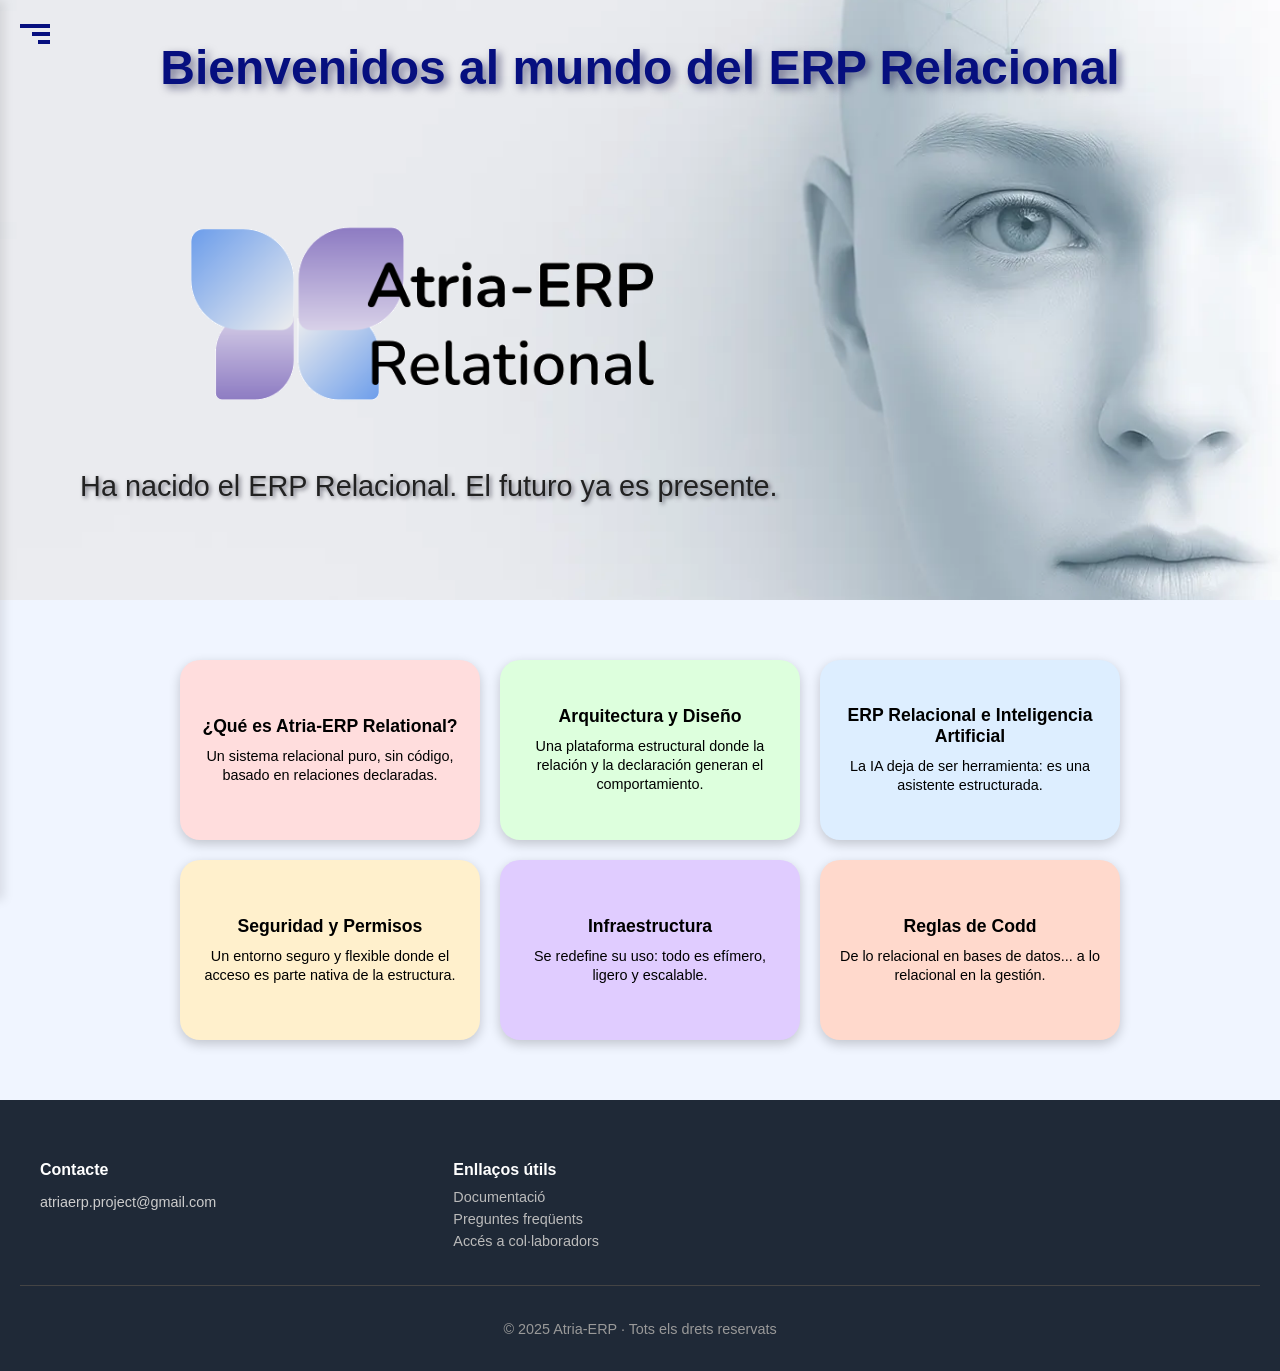
<file: Index.html>
<!DOCTYPE html>
<html lang="es">
<head>
  <meta charset="UTF-8">
  <title>Atria-ERP</title>
  <link href="https://cdn.jsdelivr.net/npm/bootstrap-icons@1.10.5/font/bootstrap-icons.css" rel="stylesheet">
  <link rel="stylesheet" href="menu.css">
  <style>
    * {
      box-sizing: border-box;
    }

    html, body {
      margin: 0;
      overflow-x: hidden;
      font-family: sans-serif;
    }

    .hero {
      width: 100%;
      height: 600px;
      background: url("img/Fons_Banner01.webp") no-repeat center center;
      background-size: cover;
      display: flex;
      flex-direction: column;
      justify-content: center;
      align-items: flex-start;
      position: relative;
      padding-left: 5%;
    }

    .hero h1 {
      position: absolute;
      top: 40px;
      white-space: nowrap;
      text-shadow: 4px 4px 8px rgba(0, 0, 56, 0.5);
      left: 50%;
      transform: translateX(-50%);
      text-align: center;
      font-size: 3rem;
      margin: 0;
      color: #060F7f;
    }

    .contenidor {
      width: 60%;
      margin-top: 150px;
      display: flex;
      flex-direction: column;
      align-items: center;
      text-align: center;
    }

    .contenidor img {
      max-width: 500px;
      height: auto;
      margin-bottom: 30px;
    }

    .contenidor p {
      font-size: 1.8rem;
      color: #222;
      text-shadow: 2px 2px 4px rgba(0, 0, 20, 0.5);
    }

    .fons-seccio {
      background-color: #F0F5FF;
      padding: 60px 0;
      width: 100%;
    }

    .quadricula {
      display: grid;
      grid-template-columns: repeat(3, 1fr);
      max-width: 960px;
      width: 100%;
      margin: 0 auto;
      gap: 20px;
      padding: 0 20px;
    }

	.cuadro {
	  width: 300px;
	  height: 180px;
	  display: flex;
	  flex-direction: column;
	  justify-content: center;
	  align-items: center;
	  text-align: center;
	  border-radius: 20px;
	  box-shadow: 0 4px 12px rgba(0, 0, 0, 0.2);
	  font-size: 1.3rem;
	  font-weight: bold;
	  padding: 20px;
	}


    .titol {
      font-size: 1.1rem;
      font-weight: bold;
      margin-bottom: 10px;
    }

    .explicacio {
      font-size: 0.9rem;
      font-weight: normal;
      line-height: 1.3;
    }

    .peu {
      background-color: #1f2937;
      color: #ccc;
      padding: 40px 20px 20px;
      font-size: 0.9rem;
    }

    .peu-contingut {
      display: flex;
      justify-content: space-around;
      flex-wrap: wrap;
      max-width: 1200px;
      margin: 0 auto;
      gap: 40px;
    }

    .peu-col {
      min-width: 180px;
      flex: 1;
    }

    .peu-col h4 {
      color: #fff;
      margin-bottom: 10px;
      font-size: 1rem;
    }

    .peu-col a {
      display: block;
      color: #bbb;
      text-decoration: none;
      margin: 6px 0;
    }

    .peu-col a:hover {
      color: #fff;
      text-decoration: underline;
    }

    .peu-bottom {
      text-align: center;
      margin-top: 30px;
      border-top: 1px solid #444;
      padding-top: 20px;
      color: #999;
    }

    .contenidor-general {
      transition: transform 0.3s ease;
    }
  </style>
</head>
<body>
  <div class="menu-toggle" onclick="toggleMenu()">
    <div class="barra barra1"></div>
    <div class="barra barra2"></div>
    <div class="barra barra3"></div>
  </div>

  <div id="menu-container"></div>
  
  <div class="contenidor-general" id="contenidorGeneral">
    <section class="hero">
      <h1>Bienvenidos al mundo del ERP Relacional</h1>
      <div class="contenidor">
        <img src="img/logo.png" alt="Logo Atria-ERP">
        <p>Ha nacido el ERP Relacional. El futuro ya es presente.</p>
      </div>
    </section>

<section class="fons-seccio">
  <div class="quadricula">
    <div class="cuadro" style="background-color: #ffdddd;">
      <a href="qpag01.html" style="text-decoration: none; color: inherit;">
        <div class="titol">¿Qué es Atria-ERP Relational?</div>
        <div class="explicacio">Un sistema relacional puro, sin código, basado en relaciones declaradas.</div>
      </a>
    </div>
    <div class="cuadro" style="background-color: #ddffdd;">
      <a href="qpag02.html" style="text-decoration: none; color: inherit;">
        <div class="titol">Arquitectura y Diseño</div>
        <div class="explicacio">Una plataforma estructural donde la relación y la declaración generan el comportamiento.</div>
      </a>
    </div>
    <div class="cuadro" style="background-color: #ddeeff;">
      <a href="qpag03.html" style="text-decoration: none; color: inherit;">
        <div class="titol">ERP Relacional e Inteligencia Artificial</div>
        <div class="explicacio">La IA deja de ser herramienta: es una asistente estructurada.</div>
      </a>
    </div>
    <div class="cuadro" style="background-color: #fff0cc;">
      <a href="qpag04.html" style="text-decoration: none; color: inherit;">
        <div class="titol">Seguridad y Permisos</div>
        <div class="explicacio">Un entorno seguro y flexible donde el acceso es parte nativa de la estructura.</div>
      </a>
    </div>
    <div class="cuadro" style="background-color: #e0ccff;">
      <a href="qpag05.html" style="text-decoration: none; color: inherit;">
        <div class="titol">Infraestructura</div>
        <div class="explicacio">Se redefine su uso: todo es efímero, ligero y escalable.</div>
      </a>
    </div>
    <div class="cuadro" style="background-color: #ffd9cc;">
      <a href="qpag07.html" style="text-decoration: none; color: inherit;">
        <div class="titol">Reglas de Codd</div>
        <div class="explicacio">De lo relacional en bases de datos... a lo relacional en la gestión.</div>
      </a>
    </div>
  </div>
</section>


    <footer class="peu">
      <div class="peu-contingut">
        <div class="peu-col">
          <h4>Contacte</h4>
          <p>atriaerp.project@gmail.com</p>
         
        </div>
        <div class="peu-col">
          <h4>Enllaços útils</h4>
          <a href="#">Documentació</a>
          <a href="#">Preguntes freqüents</a>
          <a href="#">Accés a col·laboradors</a>
        </div>
        <div class="peu-col">
        </div>
      </div>
      <div class="peu-bottom">
        <p>&copy; 2025 Atria-ERP · Tots els drets reservats</p>
      </div>
    </footer>
  </div>

 <script src="menu.js"></script>
</body>
</html>
</file>
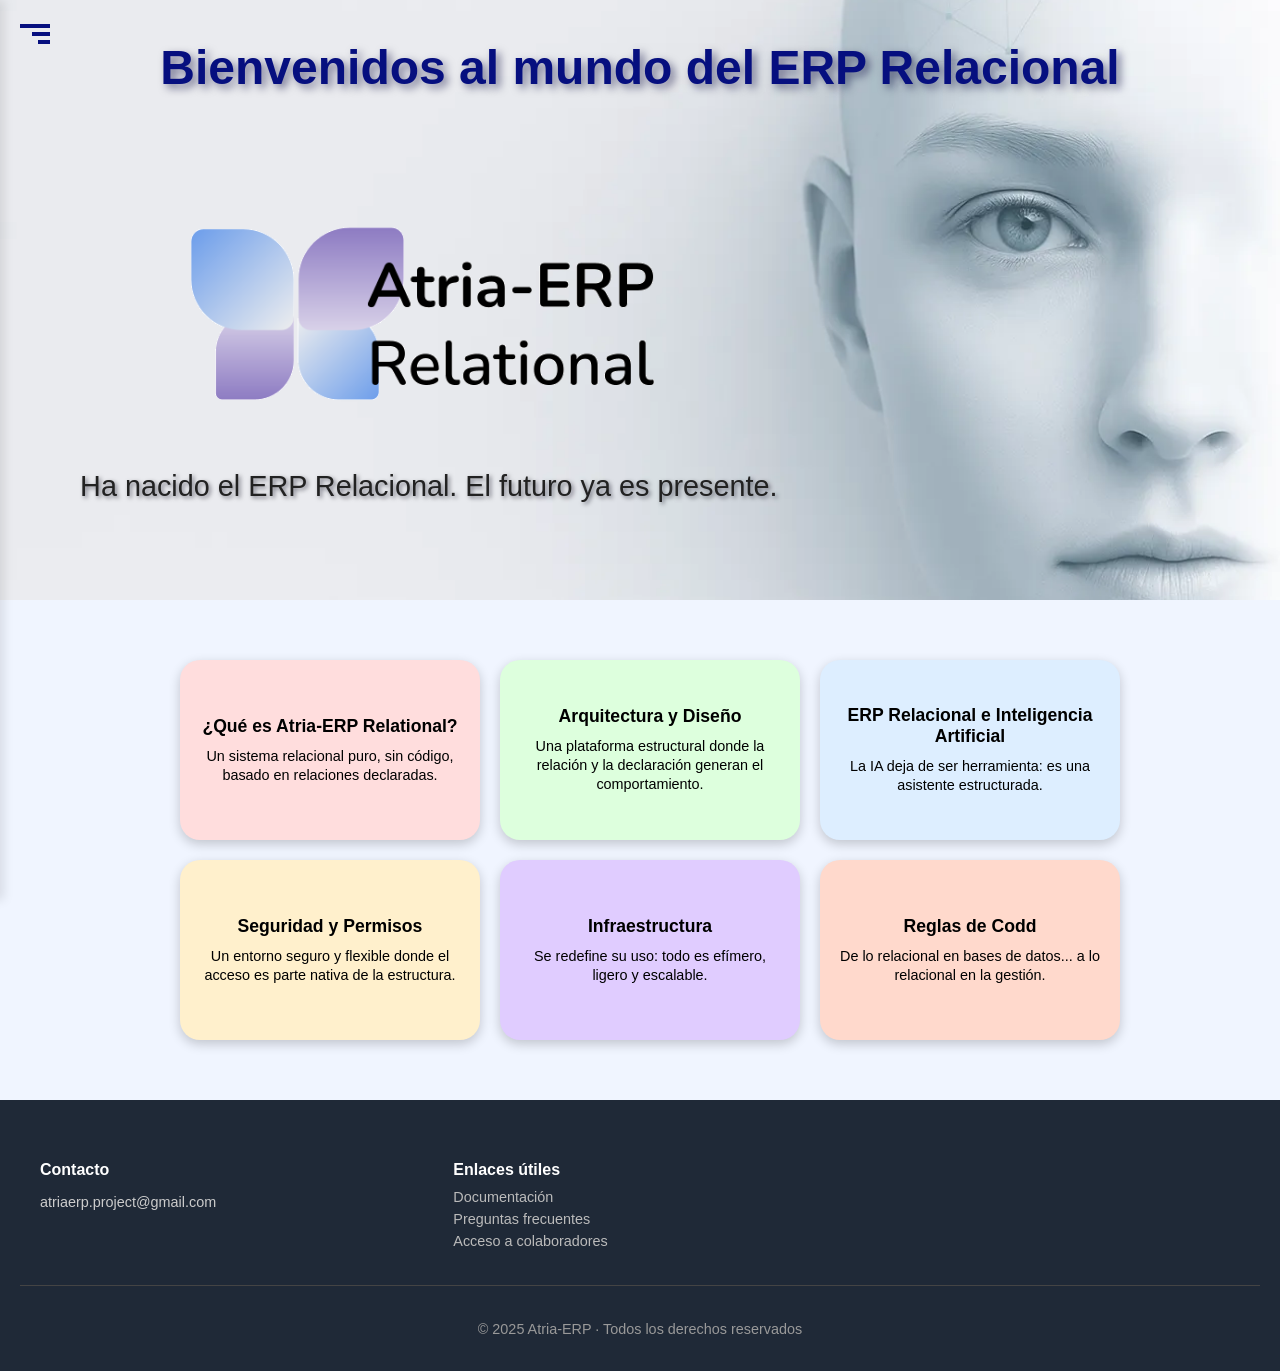
<file: index.html>
<!DOCTYPE html>
<html lang="es">
<head>
  <meta name="google-site-verification" content="YxHb-OtfAndwts7HHe9gsdKpkRJkerjR91vXFqKrCys" />
  <meta charset="UTF-8">
  <title>Atria-ERP</title>
  <link href="https://cdn.jsdelivr.net/npm/bootstrap-icons@1.10.5/font/bootstrap-icons.css" rel="stylesheet">
  <link rel="stylesheet" href="menu.css">
  <style>
    * {
      box-sizing: border-box;
    }

    html, body {
      margin: 0;
      overflow-x: hidden;
      font-family: sans-serif;
    }

    .hero {
      width: 100%;
      height: 600px;
      background: url("img/Fons_Banner01.webp") no-repeat center center;
      background-size: cover;
      display: flex;
      flex-direction: column;
      justify-content: center;
      align-items: flex-start;
      position: relative;
      padding-left: 5%;
    }

    .hero h1 {
      position: absolute;
      top: 40px;
      white-space: nowrap;
      text-shadow: 4px 4px 8px rgba(0, 0, 56, 0.5);
      left: 50%;
      transform: translateX(-50%);
      text-align: center;
      font-size: 3rem;
      margin: 0;
      color: #060F7f;
    }

    .contenidor {
      width: 60%;
      margin-top: 150px;
      display: flex;
      flex-direction: column;
      align-items: center;
      text-align: center;
    }

    .contenidor img {
      max-width: 500px;
      height: auto;
      margin-bottom: 30px;
    }

    .contenidor p {
      font-size: 1.8rem;
      color: #222;
      text-shadow: 2px 2px 4px rgba(0, 0, 20, 0.5);
    }

    .fons-seccio {
      background-color: #F0F5FF;
      padding: 60px 0;
      width: 100%;
    }

    .quadricula {
      display: grid;
      grid-template-columns: repeat(3, 1fr);
      max-width: 960px;
      width: 100%;
      margin: 0 auto;
      gap: 20px;
      padding: 0 20px;
    }

	.cuadro {
	  width: 300px;
	  height: 180px;
	  display: flex;
	  flex-direction: column;
	  justify-content: center;
	  align-items: center;
	  text-align: center;
	  border-radius: 20px;
	  box-shadow: 0 4px 12px rgba(0, 0, 0, 0.2);
	  font-size: 1.3rem;
	  font-weight: bold;
	  padding: 20px;
	}


    .titol {
      font-size: 1.1rem;
      font-weight: bold;
      margin-bottom: 10px;
    }

    .explicacio {
      font-size: 0.9rem;
      font-weight: normal;
      line-height: 1.3;
    }

    .peu {
      background-color: #1f2937;
      color: #ccc;
      padding: 40px 20px 20px;
      font-size: 0.9rem;
    }

    .peu-contingut {
      display: flex;
      justify-content: space-around;
      flex-wrap: wrap;
      max-width: 1200px;
      margin: 0 auto;
      gap: 40px;
    }

    .peu-col {
      min-width: 180px;
      flex: 1;
    }

    .peu-col h4 {
      color: #fff;
      margin-bottom: 10px;
      font-size: 1rem;
    }

    .peu-col a {
      display: block;
      color: #bbb;
      text-decoration: none;
      margin: 6px 0;
    }

    .peu-col a:hover {
      color: #fff;
      text-decoration: underline;
    }

    .peu-bottom {
      text-align: center;
      margin-top: 30px;
      border-top: 1px solid #444;
      padding-top: 20px;
      color: #999;
    }

    .contenidor-general {
      transition: transform 0.3s ease;
    }
  </style>
</head>
<body>
  <div class="menu-toggle" onclick="toggleMenu()">
    <div class="barra barra1"></div>
    <div class="barra barra2"></div>
    <div class="barra barra3"></div>
  </div>

  <div id="menu-container"></div>
  
  <div class="contenidor-general" id="contenidorGeneral">
    <section class="hero">
      <h1>Bienvenidos al mundo del ERP Relacional</h1>
      <div class="contenidor">
        <img src="img/logo.png" alt="Logo Atria-ERP">
        <p>Ha nacido el ERP Relacional. El futuro ya es presente.</p>
      </div>
    </section>

<section class="fons-seccio">
  <div class="quadricula">
    <div class="cuadro" style="background-color: #ffdddd;">
      <a href="qpag01.html" style="text-decoration: none; color: inherit;">
        <div class="titol">¿Qué es Atria-ERP Relational?</div>
        <div class="explicacio">Un sistema relacional puro, sin código, basado en relaciones declaradas.</div>
      </a>
    </div>
    <div class="cuadro" style="background-color: #ddffdd;">
      <a href="qpag02.html" style="text-decoration: none; color: inherit;">
        <div class="titol">Arquitectura y Diseño</div>
        <div class="explicacio">Una plataforma estructural donde la relación y la declaración generan el comportamiento.</div>
      </a>
    </div>
    <div class="cuadro" style="background-color: #ddeeff;">
      <a href="qpag03.html" style="text-decoration: none; color: inherit;">
        <div class="titol">ERP Relacional e Inteligencia Artificial</div>
        <div class="explicacio">La IA deja de ser herramienta: es una asistente estructurada.</div>
      </a>
    </div>
    <div class="cuadro" style="background-color: #fff0cc;">
      <a href="qpag04.html" style="text-decoration: none; color: inherit;">
        <div class="titol">Seguridad y Permisos</div>
        <div class="explicacio">Un entorno seguro y flexible donde el acceso es parte nativa de la estructura.</div>
      </a>
    </div>
    <div class="cuadro" style="background-color: #e0ccff;">
      <a href="qpag05.html" style="text-decoration: none; color: inherit;">
        <div class="titol">Infraestructura</div>
        <div class="explicacio">Se redefine su uso: todo es efímero, ligero y escalable.</div>
      </a>
    </div>
    <div class="cuadro" style="background-color: #ffd9cc;">
      <a href="qpag06.html" style="text-decoration: none; color: inherit;">
        <div class="titol">Reglas de Codd</div>
        <div class="explicacio">De lo relacional en bases de datos... a lo relacional en la gestión.</div>
      </a>
    </div>
  </div>
</section>


    <footer class="peu">
      <div class="peu-contingut">
        <div class="peu-col">
          <h4>Contacto</h4>
          <p>atriaerp.project@gmail.com</p>
         
        </div>
        <div class="peu-col">
          <h4>Enlaces útiles</h4>
          <a href="#">Documentación</a>
          <a href="#">Preguntas frecuentes</a>
          <a href="#">Acceso a colaboradores</a>
        </div>
        <div class="peu-col">
        </div>
      </div>
      <div class="peu-bottom">
        <p>&copy; 2025 Atria-ERP · Todos los derechos reservados</p>
      </div>
    </footer>
  </div>

 <script src="menu.js"></script>
</body>
</html>
</file>
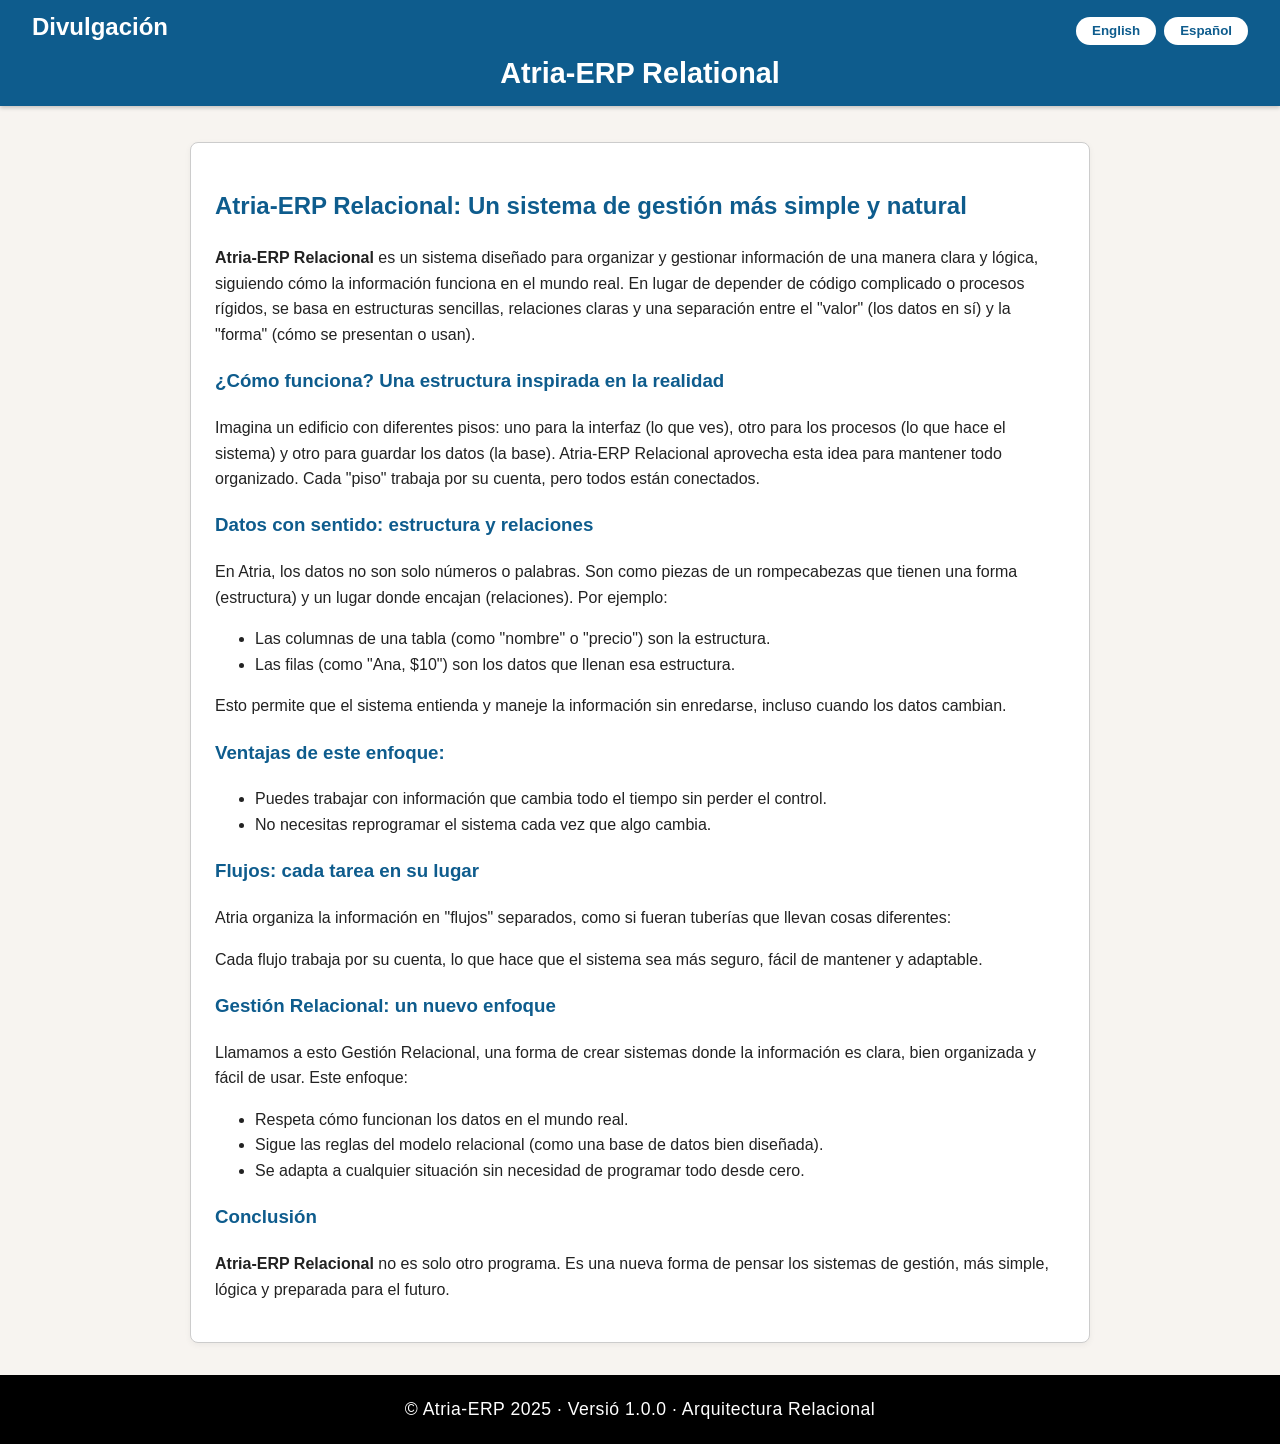
<file: divulga_web.html>
<!DOCTYPE html>

<html lang="es">
<head>
<meta charset="utf-8"/>
<title>Atria-ERP Relational</title>
<meta content="width=device-width, initial-scale=1" name="viewport"/>
<style>
        * {
            box-sizing: border-box;
        }
        body {
            margin: 0;
            font-family: 'Segoe UI', sans-serif;
			background-color: #f7f4f0;
            color: #222;
            padding-top: 110px;
        }
        header {
            position: fixed;
            top: 0;
            left: 0;
            width: 100%;
            background-color: #0e5c8d;
            color: white;
            padding: 0.8rem 2rem 1rem 2rem;
            box-shadow: 0 2px 4px rgba(0,0,0,0.2);
            z-index: 1000;
        }
        .header-top {
            display: flex;
            justify-content: space-between;
            align-items: center;
        }
        .header-top .title {
            font-size: 1rem;
        }
        .language-buttons {
            display: flex;
            gap: 0.5rem;
        }
        .language-buttons button {
            background-color: white;
            color: #0e5c8d;
            border: none;
            border-radius: 20px;
            padding: 0.4rem 1rem;
            font-weight: bold;
            cursor: pointer;
            transition: background-color 0.3s;
        }
        .language-buttons button:hover {
            background-color: #e0f0fb;
        }
        .header-bottom {
            text-align: center;
            margin-top: 0.5rem;
            font-size: 1.8rem;
            font-weight: bold;
        }
          main {
			max-width: 900px;
			margin: 0 auto;
			line-height: 1.6;
			background-color: #f7f4f0;
		  }

		  .bloc {
			background: #ffffff;
			padding: 1.5rem;
			margin: 2rem 0;
			border-radius: 8px;
			border: 1px solid #ccc;
			box-shadow: 0 2px 6px rgba(0,0,0,0.05);
		  }
ol {
  background: #b0e8f8;
  padding: 0.5rem 1.5rem;
  margin: 0rem 5rem 0rem 5rem;
  border-radius: 8px;
  border: 1px solid #ccc;
  box-shadow: 0 2px 6px rgba(0,0,0,0.5);
}

        .lang {
            display: none;
        }
        .lang.active {
            display: block;
        }
pre {
  background: #f0f0f0;
  padding: 1rem;
  margin: 1.5rem 0;
  border-left: 4px solid #0e5c8d;
  border-radius: 6px;
  font-family: monospace;
  font-size: 0.95rem;
  overflow-x: auto;
}

code {
  background: none;
  padding: 0;
  border: none;
}
        h2, h3 {
            color: #0e5c8d;
        }
.title {
  font-size: 1.5rem !important;
  font-weight: bold;
  text-align: center;
  margin-bottom: 0.5rem;
  color: #ffffff;
}
#capes, #paradigma {
  display: none;
}

	.seccio-peu {
	  background-color: #000;
	  color: #fff;
	  text-align: center;
	  padding: 20px 40px;
	  font-size: 1rem;
	}
	.seccio-peu p {
	  margin: 4px 0;
	  font-size: 1.1rem;
	  font-weight: 500;
	  letter-spacing: 0.5px;
	}
  </style>

</head>
<body>
<header>
<div class="header-top">
<div class="title" id="header-title"></div>
<div class="language-buttons">
<button onclick="showLang('en')">English</button>
<button onclick="showLang('es')">Español</button>
</div>
</div>
<div class="header-bottom">Atria-ERP Relational</div>
</header>
<main>
<div class="lang active">
<div id="presentacio"></div>
<div id="capes"></div>
<div id="paradigma"></div>
</div>
</main>
	<section class="seccio-peu"><p>© Atria-ERP 2025 · Versió 1.0.0 · Arquitectura Relacional</p></section>  </div>


<script>
  const textos = {
    en: {
      presentacio: `<h2>Atria-ERP Relational: A simpler and more natural management system</h2>
<p><strong>Atria-ERP Relational</strong> is a system designed to organize and manage information in a clear and logical way, following how information works in the real world. Instead of relying on complicated code or rigid processes, it is based on simple structures, clear relationships, and a separation between "value" (the data itself) and "form" (how it is presented or used).</p>
<h3>How does it work? A structure inspired by reality</h3>
<p>Imagine a building with different floors: one for the interface (what you see), another for the processes (what the system does), and another for storing data (the base). Atria-ERP Relational uses this idea to keep everything organized. Each "floor" works independently, but they are all connected.</p>
<h3>Meaningful data: structure and relationships</h3>
<p>In Atria, data is not just numbers or words. It’s like puzzle pieces that have a shape (structure) and a place where they fit (relationships). For example:</p>
<ul>
<li>The columns of a table (like "name" or "price") define the structure.</li>
<li>The rows (like "Ana, \$10") are the data that fill that structure.</li>
</ul>
<p>This allows the system to understand and manage information smoothly, even when the data changes.</p>
<h3>Advantages of this approach:</h3>
<ul>
<li>You can work with constantly changing information without losing control.</li>
<li>You don’t need to reprogram the system every time something changes.</li>
</ul>
<h3>Flows: each task in its place</h3>
<p>Atria organizes information into separate "flows", like pipelines carrying different things:</p>
<p>Each flow works independently, making the system more secure, easier to maintain, and adaptable.</p>
<h3>Relational Management: a new approach</h3>
<p>We call this Relational Management, a way to create systems where information is clear, well organized, and easy to use. This approach:</p>
<ul>
<li>Respects how data works in the real world.</li>
<li>Follows the rules of the relational model (like a well-designed database).</li>
<li>Adapts to any situation without needing to reprogram everything from scratch.</li>
</ul>
<h3>Conclusion</h3>
<p><strong>Atria-ERP Relational</strong> is not just another program. It is a new way of thinking about management systems: simpler, more logical, and ready for the future.</p>`,
      capes: ``,
      paradigma: ``,
	  titol:`Dissemination`
    },
    es: {
      presentacio: `<h2>Atria-ERP Relacional: Un sistema de gestión más simple y natural</h2>
<p><strong>Atria-ERP Relacional</strong> es un sistema diseñado para organizar y gestionar información de una manera clara y lógica, siguiendo cómo la información funciona en el mundo real. En lugar de depender de código complicado o procesos rígidos, se basa en estructuras sencillas, relaciones claras y una separación entre el "valor" (los datos en sí) y la "forma" (cómo se presentan o usan).</p>
<h3>¿Cómo funciona? Una estructura inspirada en la realidad</h3>
<p>Imagina un edificio con diferentes pisos: uno para la interfaz (lo que ves), otro para los procesos (lo que hace el sistema) y otro para guardar los datos (la base). Atria-ERP Relacional aprovecha esta idea para mantener todo organizado. Cada "piso" trabaja por su cuenta, pero todos están conectados.</p>
<h3>Datos con sentido: estructura y relaciones</h3>
<p>En Atria, los datos no son solo números o palabras. Son como piezas de un rompecabezas que tienen una forma (estructura) y un lugar donde encajan (relaciones). Por ejemplo:</p>
<ul>
<li>Las columnas de una tabla (como "nombre" o "precio") son la estructura.</li>
<li>Las filas (como "Ana, \$10") son los datos que llenan esa estructura.</li>
</ul>
<p>Esto permite que el sistema entienda y maneje la información sin enredarse, incluso cuando los datos cambian.</p>
<h3>Ventajas de este enfoque:</h3>
<ul>
<li>Puedes trabajar con información que cambia todo el tiempo sin perder el control.</li>
<li>No necesitas reprogramar el sistema cada vez que algo cambia.</li>
</ul>
<h3>Flujos: cada tarea en su lugar</h3>
<p>Atria organiza la información en "flujos" separados, como si fueran tuberías que llevan cosas diferentes:</p>
<p>Cada flujo trabaja por su cuenta, lo que hace que el sistema sea más seguro, fácil de mantener y adaptable.</p>
<h3>Gestión Relacional: un nuevo enfoque</h3>
<p>Llamamos a esto Gestión Relacional, una forma de crear sistemas donde la información es clara, bien organizada y fácil de usar. Este enfoque:</p>
<ul>
<li>Respeta cómo funcionan los datos en el mundo real.</li>
<li>Sigue las reglas del modelo relacional (como una base de datos bien diseñada).</li>
<li>Se adapta a cualquier situación sin necesidad de programar todo desde cero.</li>
</ul>
<h3>Conclusión</h3>
<p><strong>Atria-ERP Relacional</strong> no es solo otro programa. Es una nueva forma de pensar los sistemas de gestión, más simple, lógica y preparada para el futuro.</p>`,
      capes: ``,
      paradigma: ``,
	  titol:`Divulgación`
    }
  };

  function showLang(lang) {
    document.getElementById("presentacio").innerHTML = textos[lang].presentacio;
    document.getElementById("capes").innerHTML = textos[lang].capes;
    document.getElementById("paradigma").innerHTML = textos[lang].paradigma;
	document.getElementById("header-title").textContent = textos[lang].titol;
  }

  document.addEventListener("DOMContentLoaded", () => {
    ["presentacio", "capes", "paradigma"].forEach(id => {
      document.getElementById(id).classList.add("bloc");
    });
    showLang('es');
  });
</script>

</body>
</html>
</file>
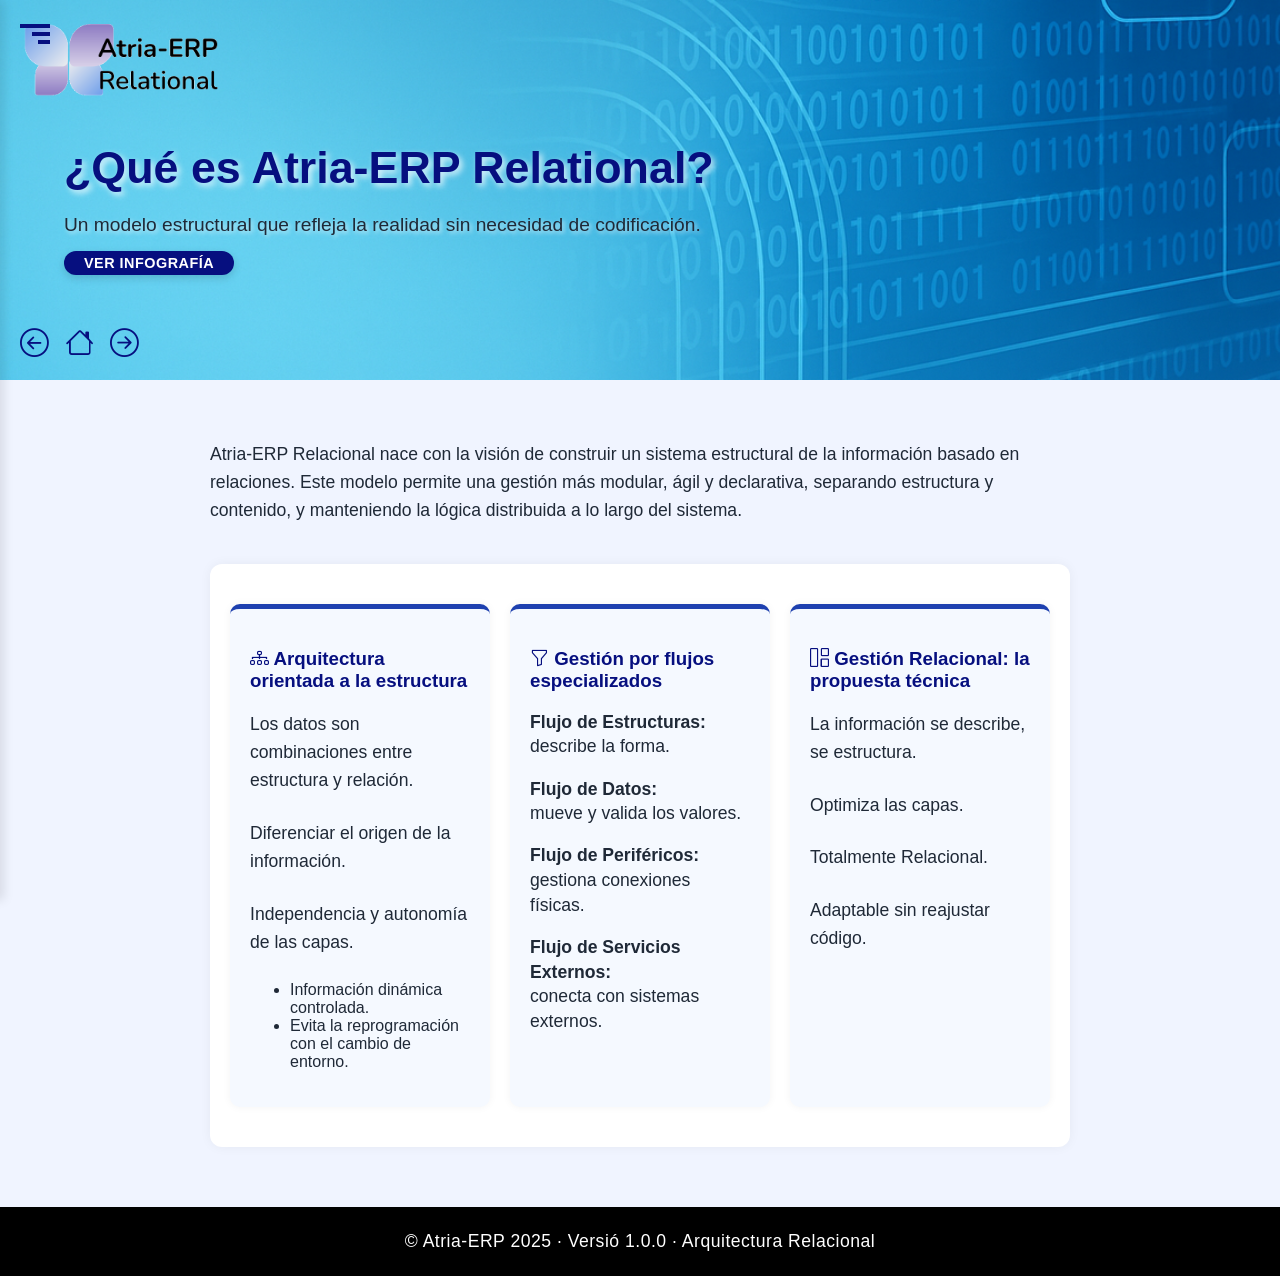
<file: qpag01.html>
<!DOCTYPE html>
<html lang="es">
<head>
  <meta charset="UTF-8">
  <title>¿Qué es Atria-ERP Relational?</title>
  <link href="https://cdn.jsdelivr.net/npm/bootstrap-icons@1.10.5/font/bootstrap-icons.css" rel="stylesheet">
  <link rel="stylesheet" href="menu.css">
  <style>
     * {
      box-sizing: border-box;
    }

    html,body {
      font-family: sans-serif;
      margin: 0;
      background-color: #f0f4ff;
      color: #1f2937;
      overflow-x: hidden;
    }

    .contenidor-general {
      transition: transform 0.3s ease;
    }

    .hero-banner {
      position: relative;
      width: 100%;
      height: 380px;
      background: url("img/pag01_bn.png") no-repeat center right;
      background-size: cover;
      display: flex;
      flex-direction: column;
      justify-content: center;
      align-items: flex-start;
      padding-left: 5%;
    }

    .hero-banner h1 {
      color: #060F7f;
      font-size: 2.8rem;
      margin-bottom: 2px;
      text-shadow: 3px 3px 6px rgba(255, 255, 255, 0.8);
    }

    .hero-banner p {
      font-size: 1.2rem;
      margin-bottom: 15px;
      text-shadow: 2px 2px 4px rgba(255, 255, 255, 0.7);
    }

	.hero-banner button {
	  background-color: #060F7f;
	  color: white;
	  border: none;
	  padding: 4px 20px;
	  font-size: 0.9rem;
	  font-weight: 600;
	  border-radius: 999px;
	  cursor: pointer;
	  text-transform: uppercase;
	  letter-spacing: 0.5px;
	  box-shadow: 0 3px 8px rgba(0, 0, 0, 0.15);
	  transition: all 0.2s ease;
	}

	.hero-banner button:hover {
	  background-color: #1e40af;
	  transform: scale(1.04);
	  box-shadow: 0 5px 12px rgba(0, 0, 0, 0.25);
	}


    .hero-banner button:hover {
      background-color: #1e40af;
    }

    .logo {
      position: absolute;
      top: 20px;
      left: 20px;
      height: 80px;
      z-index: 1000;
    }

    .nav-icons {
      position: absolute;
      bottom: 20px;
      left: 20px;
      display: flex;
      gap: 16px;
      font-size: 1.8rem;
    }

    .nav-icons a {
      color: #060F7f;
      text-decoration: none;
    }

    .nav-icons a:hover {
      color: #1e40af;
    }

	.nav-icons .desactivado{
	   opacity: 0,3;
	   pointer-events: none;
	   cursor: default;
	}
	
    .contenidor {
      max-width: 900px;
      margin: 60px auto;
      padding: 0 20px;
    }

    .contenidor p {
      font-size: 1.1rem;
      margin-bottom: 1.4em;
      line-height: 1.6;
    }

    .tres-columnes {
      background-color: #ffffff;
      padding: 40px 20px;
      border-radius: 12px;
      box-shadow: 0 0 12px rgba(0, 0, 0, 0.05);
      display: grid;
      grid-template-columns: repeat(auto-fit, minmax(260px, 1fr));
      gap: 20px;
      margin-top: 40px;
    }

    .col {
      background-color: #f5f9ff;
      padding: 20px;
      border-radius: 10px;
      box-shadow: 0 0 8px rgba(0, 0, 0, 0.05);
      border-top: 5px solid #1e40af;
      min-height: 320px;
      opacity: 0;
      transform: translateY(20px);
      transition: transform 0.3s ease, opacity 0.3s ease;
    }

    .col.visible {
      opacity: 1;
      transform: translateY(0);
    }

    .col h3 {
      color: #060F7f;
      margin-bottom: 12px;
    }

    .etiqueta {
      text-transform: uppercase;
      font-size: 0.75rem;
      color: #888;
      letter-spacing: 1px;
      margin-bottom: 4px;
      display: block;
    }

    .fluxos p {
      margin-bottom: 12px;
      line-height: 1.4;
    }

	.seccio-peu {
	  background-color: #000;
	  color: #fff;
	  text-align: center;
	  padding: 20px 40px;
	  font-size: 1rem;
	}
	.seccio-peu p {
	  margin: 4px 0;
	  font-size: 1.1rem;
	  font-weight: 500;
	  letter-spacing: 0.5px;
	}

  </style>
</head>
<body>
  <div class="menu-toggle" onclick="toggleMenu()">
    <div class="barra barra1"></div>
    <div class="barra barra2"></div>
    <div class="barra barra3"></div>
  </div>

  <div id="menu-container"></div>

  <div class="contenidor-general" id="contenidorGeneral">
    <section class="hero-banner">
      <img src="img/logo.png" alt="Logo Atria" class="logo">
      <h1>¿Qué es Atria-ERP Relational?</h1>
      <p>Un modelo estructural que refleja la realidad sin necesidad de codificación.</p>
      <button onclick="obrirPitch()">Ver infografía</button>
      <div class="nav-icons">
        <a class="desactivado" href="#" onclick="return false" title="Anterior"><i class="bi bi-arrow-left-circle"></i></a>
        <a href="index.html" title="Inicio"><i class="bi bi-house"></i></a>
        <a href="qpag02.html" title="Siguiente"><i class="bi bi-arrow-right-circle"></i></a>
      </div>
    </section>

    <div class="contenidor">
      <p>Atria-ERP Relacional nace con la visión de construir un sistema estructural de la información basado en relaciones. Este modelo permite una gestión más modular, ágil y declarativa, separando estructura y contenido, y manteniendo la lógica distribuida a lo largo del sistema.</p>

      <div class="tres-columnes" id="cols">
        <div class="col">
          <span class="etiqueta"></span>
          <h3><i class="bi bi-diagram-3"></i> Arquitectura orientada a la estructura</h3>
          <p>Los datos son combinaciones entre estructura y relación.</p>
          <p>Diferenciar el origen de la información.</p>
          <p>Independencia y autonomía de las capas.</p>
          <ul>
            <li>Información dinámica controlada.</li>
            <li>Evita la reprogramación con el cambio de entorno.</li>
          </ul>
        </div>
        <div class="col">
          <span class="etiqueta"></span>
          <h3><i class="bi bi-funnel"></i> Gestión por flujos especializados</h3>
          <div class="fluxos">
            <p><strong>Flujo de Estructuras:</strong><br>describe la forma.</p>
            <p><strong>Flujo de Datos:</strong><br>mueve y valida los valores.</p>
            <p><strong>Flujo de Periféricos:</strong><br>gestiona conexiones físicas.</p>
            <p><strong>Flujo de Servicios Externos:</strong><br>conecta con sistemas externos.</p>
          </div>
        </div>
        <div class="col">
          <span class="etiqueta"></span>
          <h3><i class="bi bi-grid-1x2"></i> Gestión Relacional: la propuesta técnica</h3>
          <p>La información se describe, se estructura.</p>
          <p>Optimiza las capas.</p>
          <p>Totalmente Relacional.</p>
          <p>Adaptable sin reajustar código.</p>
        </div>
      </div>

     </div>
	<section class="seccio-peu"><p>© Atria-ERP 2025 · Versió 1.0.0 · Arquitectura Relacional</p></section>  </div>

  <script>
    function obrirPitch() {
      alert("Aquí irá la infografía. Todavía no está disponible.");
    }

    const observer = new IntersectionObserver((entries) => {
      entries.forEach(entry => {
        if (entry.isIntersecting) {
          entry.target.classList.add("visible");
        }
      });
    }, { threshold: 0.1 });

    document.querySelectorAll(".col").forEach(col => observer.observe(col));
  </script>
  <script src="menu.js"></script>
</body>
</html>
</file>
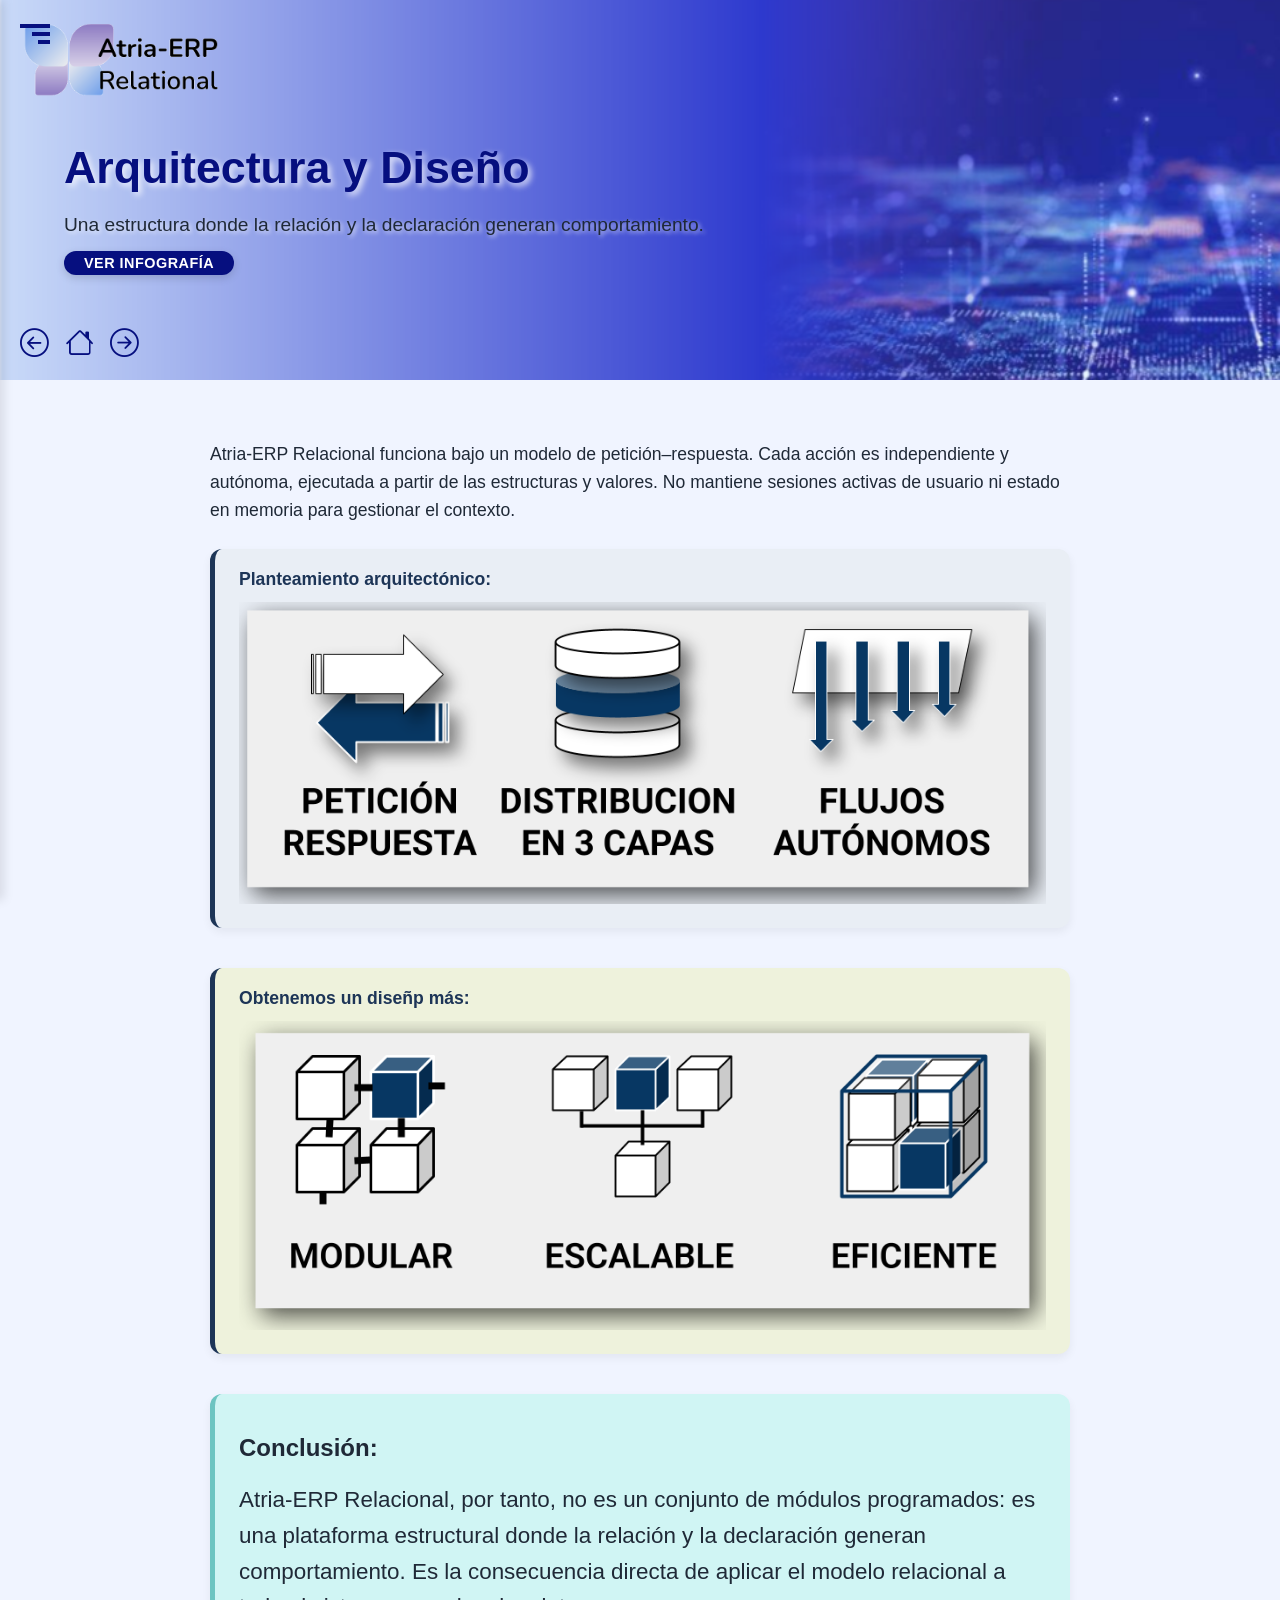
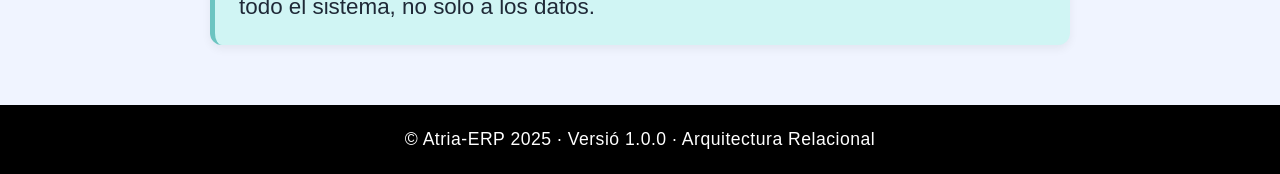
<file: qpag02.html>
<!DOCTYPE html>
<html lang="es">
<head>
  <meta charset="UTF-8">
  <title>Arquitectura y Diseño · Atria-ERP</title>
  <link href="https://cdn.jsdelivr.net/npm/bootstrap-icons@1.10.5/font/bootstrap-icons.css" rel="stylesheet">
  <link rel="stylesheet" href="menu.css">
  <style>
    * {
      box-sizing: border-box;
    }

    html, body {
      font-family: sans-serif;
      margin: 0;
      background-color: #f0f4ff;
      color: #1f2937;
      overflow-x: hidden;
    }

    .contenidor-general {
      transition: transform 0.3s ease;
    }

    .hero-banner {
      position: relative;
      width: 100%;
      height: 380px;
      background: url("img/pag02_bn.png") no-repeat center right;
      background-size: cover;
      display: flex;
      flex-direction: column;
      justify-content: center;
      align-items: flex-start;
      padding-left: 5%;
    }

    .hero-banner h1 {
      color: #060F7f;
      font-size: 2.8rem;
      margin-bottom: 2px;
      text-shadow: 3px 3px 6px rgba(255, 255, 255, 0.8);
    }

    .hero-banner p {
      font-size: 1.2rem;
      margin-bottom: 15px;
      text-shadow: 2px 2px 4px rgba(255, 255, 255, 0.7);
    }

    .hero-banner button {
      background-color: #060F7f;
      color: white;
      border: none;
      padding: 4px 20px;
      font-size: 0.9rem;
      font-weight: 600;
      border-radius: 999px;
      cursor: pointer;
      text-transform: uppercase;
      letter-spacing: 0.5px;
      box-shadow: 0 3px 8px rgba(0, 0, 0, 0.15);
      transition: all 0.2s ease;
    }

    .hero-banner button:hover {
      background-color: #1e40af;
      transform: scale(1.04);
      box-shadow: 0 5px 12px rgba(0, 0, 0, 0.25);
    }

    .logo {
      position: absolute;
      top: 20px;
      left: 20px;
      height: 80px;
      z-index: 1000;
    }

    .nav-icons {
      position: absolute;
      bottom: 20px;
      left: 20px;
      display: flex;
      gap: 16px;
      font-size: 1.8rem;
    }

    .nav-icons a {
      color: #060F7f;
      text-decoration: none;
    }

    .nav-icons a:hover {
      color: #1e40af;
    }

    .contenidor {
      max-width: 900px;
      margin: 60px auto;
      padding: 0 20px;
    }

    .contenidor p {
      font-size: 1.1rem;
      margin-bottom: 1.4em;
      line-height: 1.6;
    }


	.cuadro-t { 
	  background-color: #ffffff;
	  border-radius: 12px;
	  padding: 20px 24px;
	  margin-bottom: 40px;
	  box-shadow: 0 4px 10px rgba(0, 0, 0, 0.06);
	
	}
	   
	.cuadro-t h4 { 
	  margin-top: 0;
	  color: #060F7f;
	  font-size: 1.1rem;
	  margin-bottom: 12px;
	}

	.cuadro-t p { 
	  font-size: 1rem;
	  line-height: 1.6;
	  margin: 0;
	}

	.qEnfoque {
	  border-left: 5px solid #1d3557;
	  background-color: #e9eef5;
	}
    .qEnfoque h4 {color:  #1d3557;}
	  .img_b1 {width: 100%;}
	
	.qArquit {
	  border-left: 5px solid #1d3557;
	  background-color: #eef2dc;
	}
    .qArquit h4 {color:  #1d3557;}

	.qResum {
	  border-left: 5px solid #6cc4c1;
	  background-color: #d0f5f4;
	}
    .qResum h4 {color:  #1d3557;}

	.qResum p {
	  font-size: 1.4rem;
	  line-height: 1.6;
	  margin: 0;
	}
	
	.seccio-peu {
	  background-color: #000;
	  color: #fff;
	  text-align: center;
	  padding: 20px 40px;
	  font-size: 1rem;
	}
	.seccio-peu p {
	  margin: 4px 0;
	  font-size: 1.1rem;
	  font-weight: 500;
	  letter-spacing: 0.5px;
	}

</style>
</head>
<body>
  <div class="menu-toggle" onclick="toggleMenu()">
    <div class="barra barra1"></div>
    <div class="barra barra2"></div>
    <div class="barra barra3"></div>
  </div>

  <div id="menu-container"></div>
 
  <div class="contenidor-general" id="contenidorGeneral">
    <section class="hero-banner">
      <img src="img/logo.png" alt="Logo Atria" class="logo">
      <h1>Arquitectura y Diseño</h1>
      <p>Una estructura donde la relación y la declaración generan comportamiento.</p>
      <button onclick="obrirPitch()">Ver infografía</button>
      <div class="nav-icons">
        <a href="qpag01.html" title="Anterior"><i class="bi bi-arrow-left-circle"></i></a>
        <a href="index.html" title="Inicio"><i class="bi bi-house"></i></a>
        <a href="qpag03.html" title="Siguiente"><i class="bi bi-arrow-right-circle"></i></a>
      </div>
    </section>

    <div class="contenidor">
      <p>Atria-ERP Relacional funciona bajo un modelo de petición–respuesta. Cada acción es independiente y autónoma, ejecutada a partir de las estructuras y valores. No mantiene sesiones activas de usuario ni estado en memoria para gestionar el contexto.</p>

	  <div class="cuadro-t qEnfoque">
		<h4>Planteamiento arquitectónico:</h4>
		<img src="img/pag02_c1.png" alt="diseny" class="img_b1">

	  </div>
		
	  <div class="cuadro-t qArquit">
		<h4>Obtenemos un diseñp más:</h4>
		<img src="img/pag02_c2.png" alt="diseny" class="img_b1">
	  </div>

	  <div class="cuadro-t qResum">
		<h2>Conclusión:</h2>
		<p>Atria-ERP Relacional, por tanto, no es un conjunto de módulos programados: es una plataforma estructural donde la relación y la declaración generan comportamiento. Es la consecuencia directa de aplicar el modelo relacional a todo el sistema, no solo a los datos.</p>
	  </div>

    </div>
    <section class="seccio-peu"><p>© Atria-ERP 2025 · Versió 1.0.0 · Arquitectura Relacional</p></section>
</div>

  <script>
    function obrirPitch() {
      alert("Aquí irá la infografía. Todavía no está disponible.");
    }

    const observer = new IntersectionObserver((entries) => {
      entries.forEach(entry => {
        if (entry.isIntersecting) {
          entry.target.classList.add("visible");
        }
      });
    }, { threshold: 0.1 });

    document.querySelectorAll(".col").forEach(col => observer.observe(col));
  </script>
  <script src="menu.js"></script>
</body>
</html>
</file>
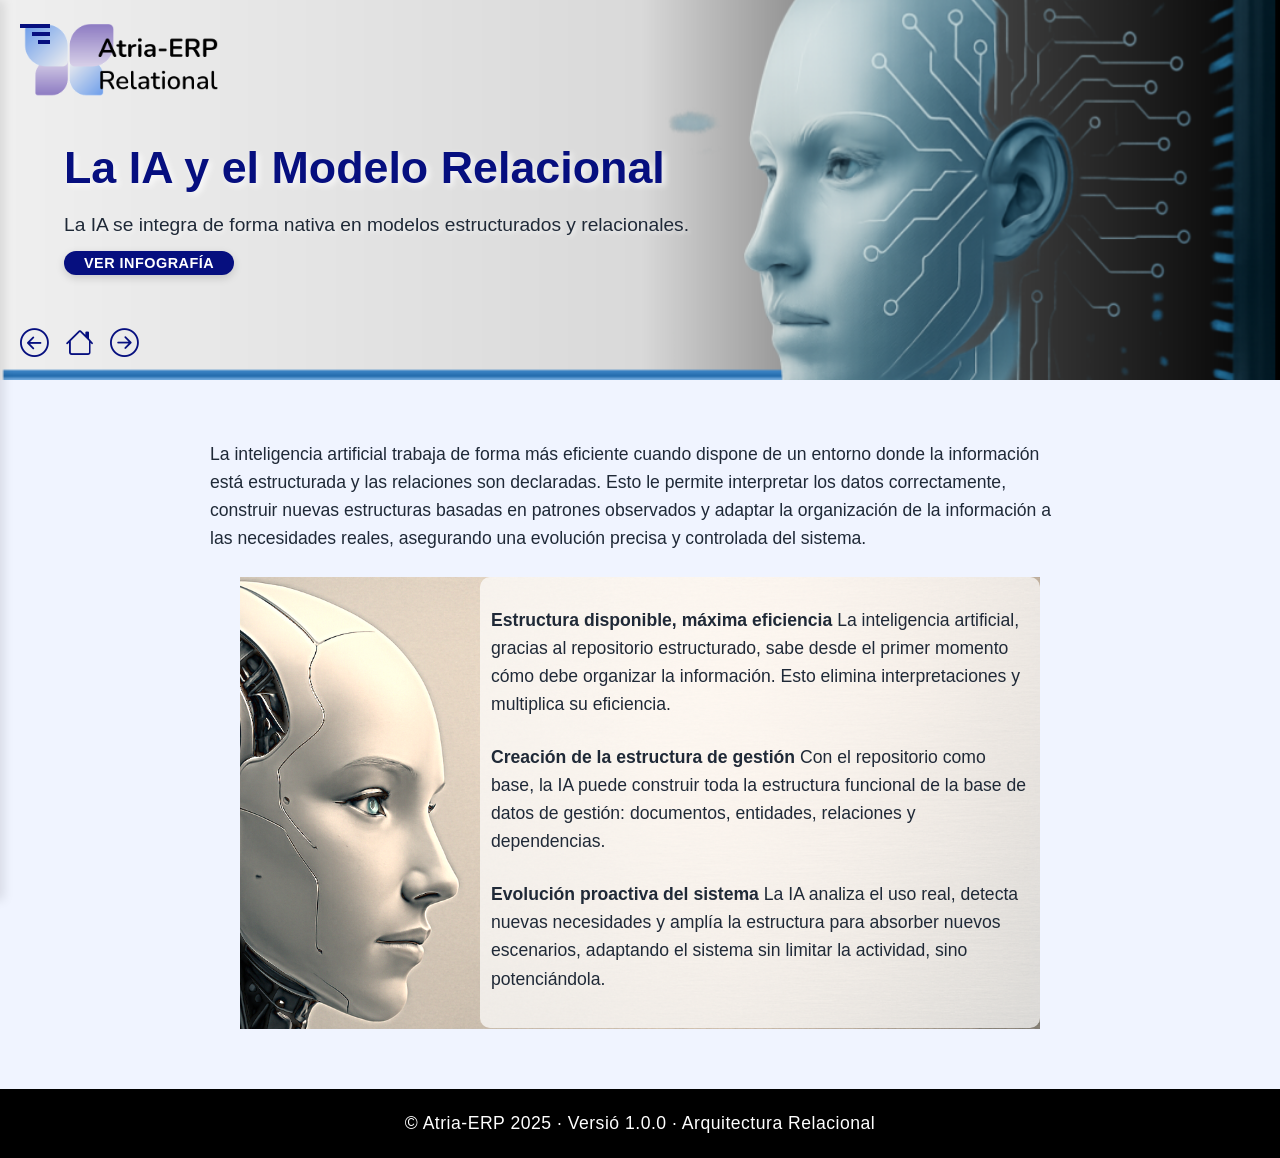
<file: qpag03.html>
<!DOCTYPE html>
<html lang="es">
<head>
  <meta charset="UTF-8">
  <title>IA y Relacional · Atria-ERP</title>
  <link href="https://cdn.jsdelivr.net/npm/bootstrap-icons@1.10.5/font/bootstrap-icons.css" rel="stylesheet">
  <link rel="stylesheet" href="menu.css">
  <style>
    * {
      box-sizing: border-box;
    }

    html, body {
      font-family: sans-serif;
      margin: 0;
      background-color: #f0f4ff;
      color: #1f2937;
      overflow-x: hidden;
    }

    .contenidor-general {
      transition: transform 0.3s ease;
    }

    .hero-banner {
      position: relative;
      width: 100%;
      height: 380px;
      background: url("img/pag03_bn.png") no-repeat center right;
      background-size: cover;
      display: flex;
      flex-direction: column;
      justify-content: center;
      align-items: flex-start;
      padding-left: 5%;
    }

    .hero-banner h1 {
      color: #060F7f;
      font-size: 2.8rem;
      margin-bottom: 2px;
      text-shadow: 3px 3px 6px rgba(255, 255, 255, 0.8);
    }

    .hero-banner p {
      font-size: 1.2rem;
      margin-bottom: 15px;
      text-shadow: 2px 2px 4px rgba(255, 255, 255, 0.7);
    }

    .hero-banner button {
      background-color: #060F7f;
      color: white;
      border: none;
      padding: 4px 20px;
      font-size: 0.9rem;
      font-weight: 600;
      border-radius: 999px;
      cursor: pointer;
      text-transform: uppercase;
      letter-spacing: 0.5px;
      box-shadow: 0 3px 8px rgba(0, 0, 0, 0.15);
      transition: all 0.2s ease;
    }

    .hero-banner button:hover {
      background-color: #1e40af;
      transform: scale(1.04);
      box-shadow: 0 5px 12px rgba(0, 0, 0, 0.25);
    }

    .logo {
      position: absolute;
      top: 20px;
      left: 20px;
      height: 80px;
      z-index: 1000;
    }

    .nav-icons {
      position: absolute;
      bottom: 20px;
      left: 20px;
      display: flex;
      gap: 16px;
      font-size: 1.8rem;
    }

    .nav-icons a {
      color: #060F7f;
      text-decoration: none;
    }

    .nav-icons a:hover {
      color: #1e40af;
    }

    .contenidor {
      max-width: 900px;
      margin: 60px auto;
      padding: 0 20px;
    }

    .contenidor p {
      font-size: 1.1rem;
      margin-bottom: 1.4em;
      line-height: 1.6;
    }

	.bloc {
	  position: relative;
	  max-width: 800px;
	  width: 100%;
	  margin: 0 auto;
	}

	.bloc img {
	  width: 100%;
	  height: auto;
	  display: block;
	}

	.bloc-text {
	  position: absolute;
	  top: 0%;
	  left: 30%;
	  max-width: 80%;
	  background: rgba(255, 255, 255, 0.7);
	  padding: 11px;
	  border-radius: 10px;
	  overflow-wrap: break-word;
	  box-sizing: border-box;
	}

	.seccio-peu {
	  background-color: #000;
	  color: #fff;
	  text-align: center;
	  padding: 20px 40px;
	  font-size: 1rem;
	}
	.seccio-peu p {
	  margin: 4px 0;
	  font-size: 1.1rem;
	  font-weight: 500;
	  letter-spacing: 0.5px;
	}

  </style>
</head>
<body>
  <div class="menu-toggle" onclick="toggleMenu()">
    <div class="barra barra1"></div>
    <div class="barra barra2"></div>
    <div class="barra barra3"></div>
  </div>

  <div id="menu-container"></div>
 
  <div class="contenidor-general" id="contenidorGeneral">
    <section class="hero-banner">
      <img src="img/logo.png" alt="Logo Atria" class="logo">
      <h1>La IA y el Modelo Relacional</h1>
      <p>La IA se integra de forma nativa en modelos estructurados y relacionales.</p>
      <button onclick="obrirPitch()">Ver infografía</button>
      <div class="nav-icons">
        <a href="qpag02.html" title="Anterior"><i class="bi bi-arrow-left-circle"></i></a>
        <a href="index.html" title="Inicio"><i class="bi bi-house"></i></a>
        <a href="qpag04.html" title="Siguiente"><i class="bi bi-arrow-right-circle"></i></a>
      </div>
    </section>

    <div class="contenidor">
      <p>La inteligencia artificial trabaja de forma más eficiente cuando dispone de un entorno donde la información está estructurada y las relaciones son declaradas. Esto le permite interpretar los datos correctamente, construir nuevas estructuras basadas en patrones observados y adaptar la organización de la información a las necesidades reales, asegurando una evolución precisa y controlada del sistema.</p>

	  <div class="bloc">
		<img src="img/pag03_b1b.png">
	    <div class="bloc-text">
		   <p><strong>Estructura disponible, máxima eficiencia </strong>La inteligencia artificial, gracias al repositorio estructurado, sabe desde el primer momento cómo debe organizar la información. Esto elimina interpretaciones y multiplica su eficiencia.</p>
		   <p><strong>Creación de la estructura de gestión </strong>Con el repositorio como base, la IA puede construir toda la estructura funcional de la base de datos de gestión: documentos, entidades, relaciones y dependencias.</p>
           <p><strong>Evolución proactiva del sistema </strong>La IA analiza el uso real, detecta nuevas necesidades y amplía la estructura para absorber nuevos escenarios, adaptando el sistema sin limitar la actividad, sino potenciándola.</p>
		</div>
	  </div>	
	  
    </div>
	<section class="seccio-peu"><p>© Atria-ERP 2025 · Versió 1.0.0 · Arquitectura Relacional</p></section> 
</div>

  <script>
    function obrirPitch() {
      alert("Aquí irá la infografía. Todavía no está disponible.");
    }

    const observer = new IntersectionObserver((entries) => {
      entries.forEach(entry => {
        if (entry.isIntersecting) {
          entry.target.classList.add("visible");
        }
      });
    }, { threshold: 0.1 });

    document.querySelectorAll(".col").forEach(col => observer.observe(col));
  </script>
 <script src="menu.js"></script>

</body>
</html>
</file>
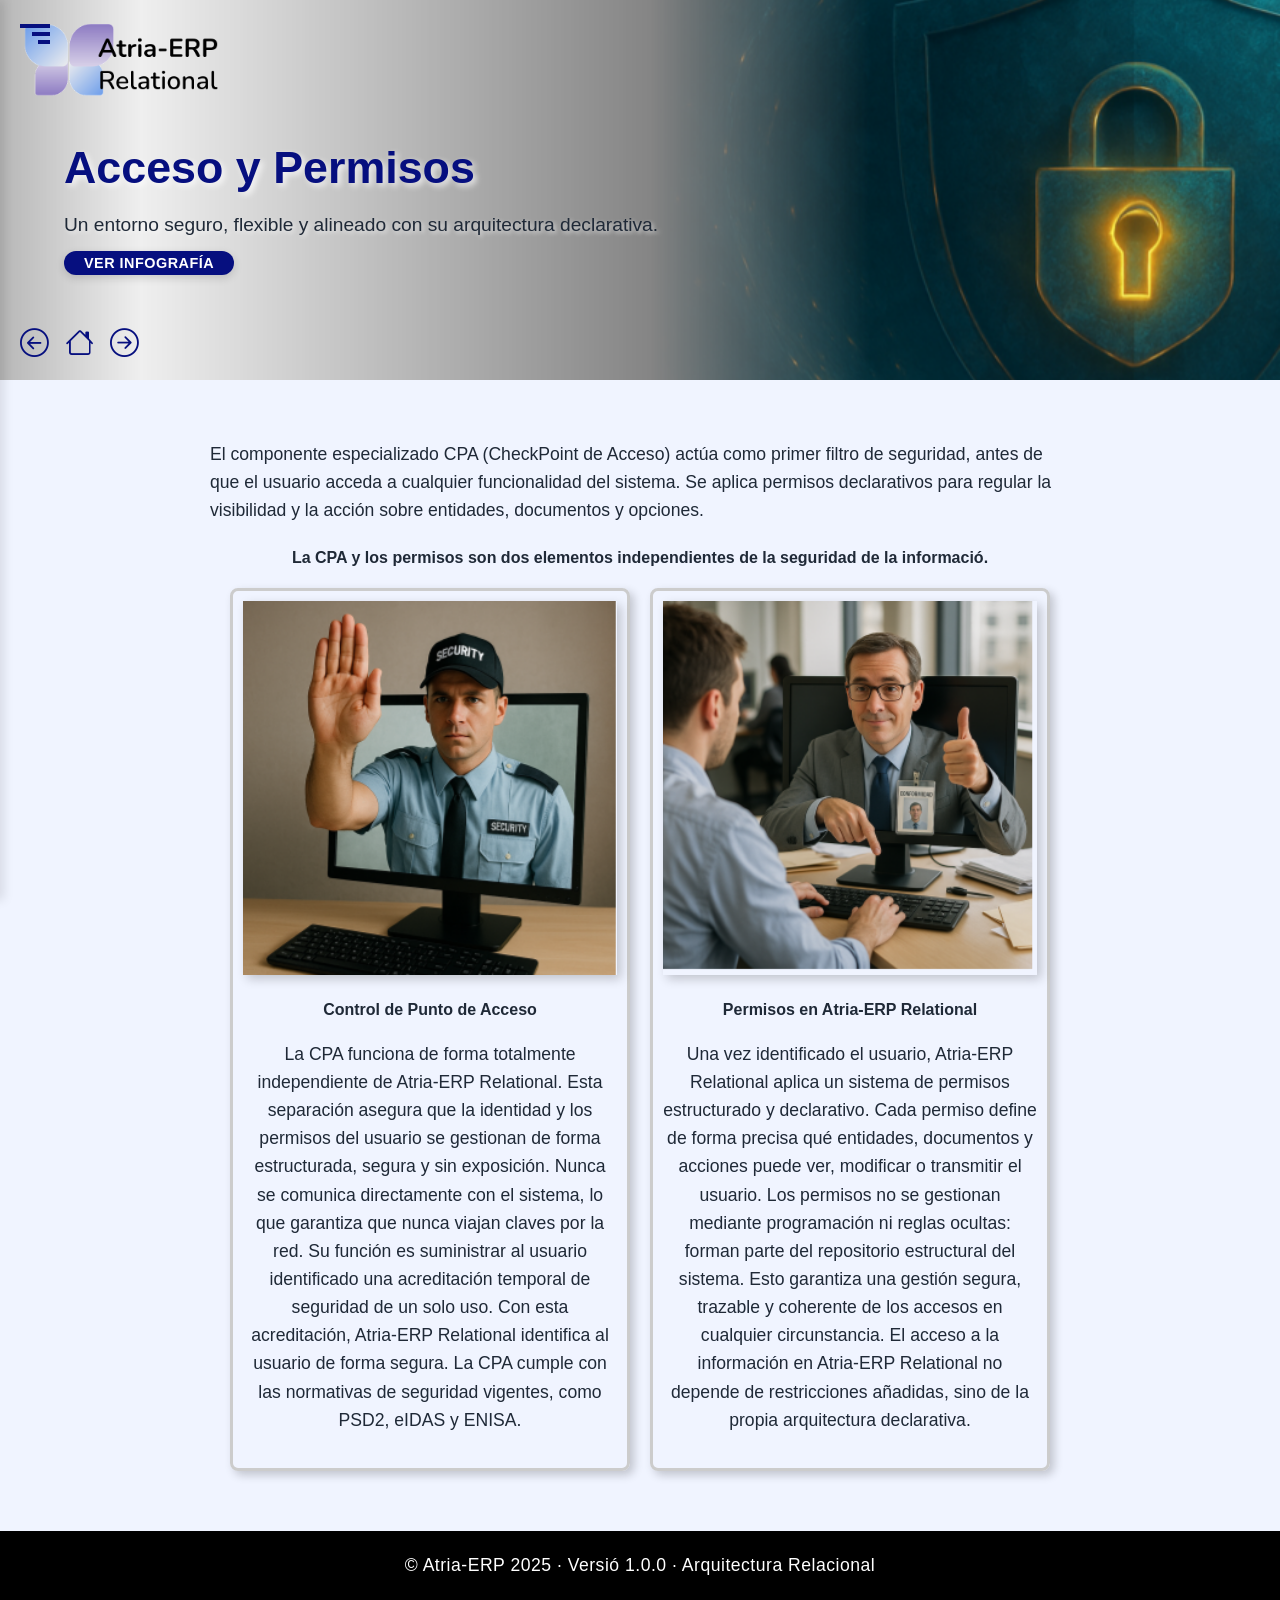
<file: qpag04.html>
<!DOCTYPE html>
<html lang="es">
<head>
  <meta charset="UTF-8">
  <title>Acceso y Permisos · Atria-ERP</title>
  <link href="https://cdn.jsdelivr.net/npm/bootstrap-icons@1.10.5/font/bootstrap-icons.css" rel="stylesheet">
  <link rel="stylesheet" href="menu.css">
  <style>
    * {
      box-sizing: border-box;
    }

    html, body {
      font-family: sans-serif;
      margin: 0;
      background-color: #f0f4ff;
      color: #1f2937;
      overflow-x: hidden;
    }

    .contenidor-general {
      transition: transform 0.3s ease;
    }

    .hero-banner {
      position: relative;
      width: 100%;
      height: 380px;
      background: url("img/pag04_bn.png") no-repeat center right;
      background-size: cover;
      display: flex;
      flex-direction: column;
      justify-content: center;
      align-items: flex-start;
      padding-left: 5%;
    }

    .hero-banner h1 {
      color: #060F7f;
      font-size: 2.8rem;
      margin-bottom: 2px;
      text-shadow: 3px 3px 6px rgba(255, 255, 255, 0.8);
    }

    .hero-banner p {
      font-size: 1.2rem;
      margin-bottom: 15px;
      text-shadow: 2px 2px 4px rgba(255, 255, 255, 0.7);
    }

    .hero-banner button {
      background-color: #060F7f;
      color: white;
      border: none;
      padding: 4px 20px;
      font-size: 0.9rem;
      font-weight: 600;
      border-radius: 999px;
      cursor: pointer;
      text-transform: uppercase;
      letter-spacing: 0.5px;
      box-shadow: 0 3px 8px rgba(0, 0, 0, 0.15);
      transition: all 0.2s ease;
    }

    .hero-banner button:hover {
      background-color: #1e40af;
      transform: scale(1.04);
      box-shadow: 0 5px 12px rgba(0, 0, 0, 0.25);
    }

    .logo {
      position: absolute;
      top: 20px;
      left: 20px;
      height: 80px;
      z-index: 1000;
    }

    .nav-icons {
      position: absolute;
      bottom: 20px;
      left: 20px;
      display: flex;
      gap: 16px;
      font-size: 1.8rem;
    }

    .nav-icons a {
      color: #060F7f;
      text-decoration: none;
    }

    .nav-icons a:hover {
      color: #1e40af;
    }

    .contenidor {
      max-width: 900px;
      margin: 60px auto;
      padding: 0 20px;
    }

    .contenidor p {
      font-size: 1.1rem;
      margin-bottom: 1.4em;
      line-height: 1.6;
    }

	.Bloc {
	  display: flex;
	  justify-content: center;
	  gap: 20px;
	}

	.Columna {
	  width: 400px; 
	  text-align: center;
	  border: 3px solid #ccc; 
	  padding: 10px;
	  border-radius: 8px; 
	  box-shadow: 4px 4px 10px rgba(0, 0, 0, 0.2);
	}

	.Columna img {
	  width: 100%;
	  height: auto;
	  box-shadow: 4px 4px 10px rgba(0, 0, 0, 0.2);
	}

	.seccio-peu {
	  background-color: #000;
	  color: #fff;
	  text-align: center;
	  padding: 20px 40px;
	  font-size: 1rem;
	}
	.seccio-peu p {
	  margin: 4px 0;
	  font-size: 1.1rem;
	  font-weight: 500;
	  letter-spacing: 0.5px;
	}

  </style>
</head>
<body>
  <div class="menu-toggle" onclick="toggleMenu()">
    <div class="barra barra1"></div>
    <div class="barra barra2"></div>
    <div class="barra barra3"></div>
  </div>

  <div id="menu-container"></div>

  <div class="contenidor-general" id="contenidorGeneral">
    <section class="hero-banner">
      <img src="img/logo.png" alt="Logo Atria" class="logo">
      <h1>Acceso y Permisos</h1>
      <p>Un entorno seguro, flexible y alineado con su arquitectura declarativa.</p>
      <button onclick="obrirPitch()">Ver infografía</button>
      <div class="nav-icons">
        <a href="qpag03.html" title="Anterior"><i class="bi bi-arrow-left-circle"></i></a>
        <a href="index.html" title="Inicio"><i class="bi bi-house"></i></a>
        <a href="qpag05.html" title="Siguiente"><i class="bi bi-arrow-right-circle"></i></a>
      </div>
    </section>

    <div class="contenidor">
      <p>El componente especializado CPA (CheckPoint de Acceso) actúa como primer filtro de seguridad, antes de que el usuario acceda a cualquier funcionalidad del sistema. Se aplica permisos declarativos para regular la visibilidad y la acción sobre entidades, documentos y opciones.</p>
	  <h4 style="text-align: center;">La CPA y los permisos son dos elementos independientes de la seguridad de la informació.</h4>
		<div class="Bloc">
			<div class="Columna">
			  <img src="img/pag04_b1.png" alt="CPA">
			  <h4>Control de Punto de Acceso</h4>
			  <p>La CPA funciona de forma totalmente independiente de Atria-ERP Relational. Esta separación asegura que la identidad y los permisos del usuario se gestionan de forma estructurada, segura y sin exposición. Nunca se comunica directamente con el sistema, lo que garantiza que nunca viajan claves por la red. Su función es suministrar al usuario identificado una acreditación temporal de seguridad de un solo uso. Con esta acreditación, Atria-ERP Relational identifica al usuario de forma segura. La CPA cumple con las normativas de seguridad vigentes, como PSD2, eIDAS y ENISA.</p>
			</div>
			<div class="Columna">
			  <img src="img/pag04_b2.png" alt="Permisos">
			  <h4>Permisos en Atria-ERP Relational</h4>
			  <p>Una vez identificado el usuario, Atria-ERP Relational aplica un sistema de permisos estructurado y declarativo. Cada permiso define de forma precisa qué entidades, documentos y acciones puede ver, modificar o transmitir el usuario. Los permisos no se gestionan mediante programación ni reglas ocultas: forman parte del repositorio estructural del sistema. Esto garantiza una gestión segura, trazable y coherente de los accesos en cualquier circunstancia. El acceso a la información en Atria-ERP Relational no depende de restricciones añadidas, sino de la propia arquitectura declarativa.</p>
			</div>
		</div>
     </div>
	<section class="seccio-peu"><p>© Atria-ERP 2025 · Versió 1.0.0 · Arquitectura Relacional</p></section> 
</div>

  <script>
    function obrirPitch() {
      alert("Aquí irá la infografía. Todavía no está disponible.");
    }



    const observer = new IntersectionObserver((entries) => {
      entries.forEach(entry => {
        if (entry.isIntersecting) {
          entry.target.classList.add("visible");
        }
      });
    }, { threshold: 0.1 });

    document.querySelectorAll(".col").forEach(col => observer.observe(col));
  </script>
  <script src="menu.js"></script>

</body>
</html>
</file>
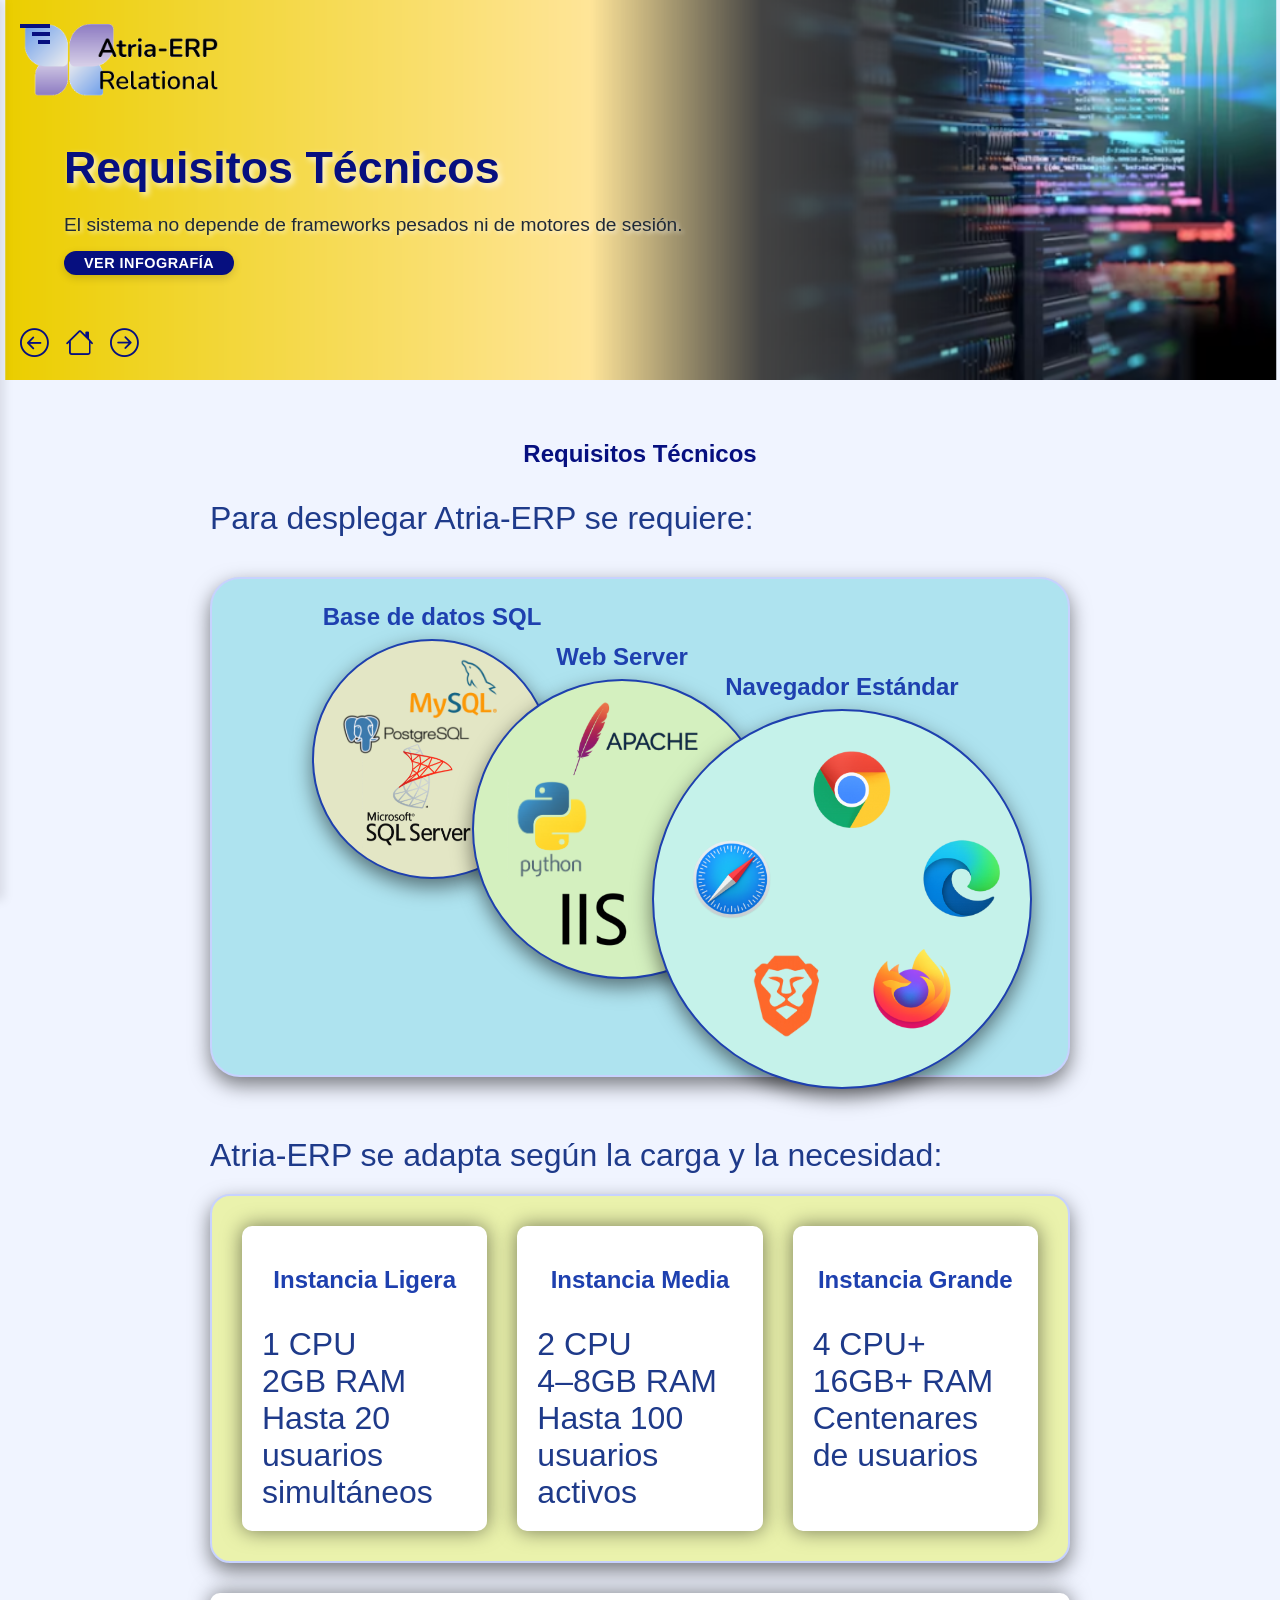
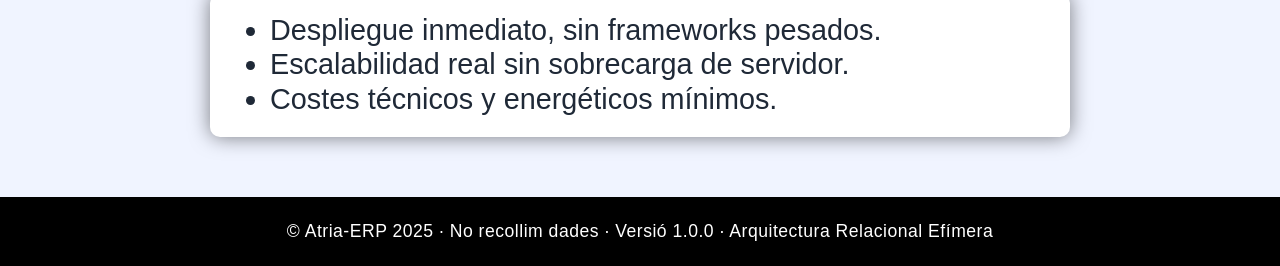
<file: qpag05.html>
<!DOCTYPE html>
<html lang="es">
<head>
  <meta charset="UTF-8">
  <title>Requisitos Técnicos · Atria-ERP</title>
  <link href="https://cdn.jsdelivr.net/npm/bootstrap-icons@1.10.5/font/bootstrap-icons.css" rel="stylesheet">
  <link rel="stylesheet" href="menu.css">
  <style>
    * { box-sizing: border-box; }
    html, body {
      font-family: sans-serif;
      margin: 0;
      background-color: #f0f4ff;
      color: #1f2937;
      overflow-x: hidden;
    }
    .contenidor-general { transition: transform 0.3s ease; }
    .hero-banner {
      position: relative;
      width: 100%;
      height: 380px;
      background: url("img/pag05_bn.png") no-repeat center right;
      background-size: cover;
      display: flex;
      flex-direction: column;
      justify-content: center;
      align-items: flex-start;
      padding-left: 5%;
    }
    .hero-banner h1 {
      color: #060F7f;
      font-size: 2.8rem;
      margin-bottom: 2px;
      text-shadow: 3px 3px 6px rgba(255, 255, 255, 0.8);
    }
    .hero-banner p {
      font-size: 1.2rem;
      margin-bottom: 15px;
      text-shadow: 2px 2px 4px rgba(255, 255, 255, 0.7);
    }
    .hero-banner button {
      background-color: #060F7f;
      color: white;
      border: none;
      padding: 4px 20px;
      font-size: 0.9rem;
      font-weight: 600;
      border-radius: 999px;
      cursor: pointer;
      text-transform: uppercase;
      letter-spacing: 0.5px;
      box-shadow: 0 3px 8px rgba(0, 0, 0, 0.15);
      transition: all 0.2s ease;
    }
    .hero-banner button:hover {
      background-color: #1e40af;
      transform: scale(1.04);
      box-shadow: 0 5px 12px rgba(0, 0, 0, 0.25);
    }
    .logo {
      position: absolute;
      top: 20px;
      left: 20px;
      height: 80px;
      z-index: 1000;
    }
    .nav-icons {
      position: absolute;
      bottom: 20px;
      left: 20px;
      display: flex;
      gap: 16px;
      font-size: 1.8rem;
    }
    .nav-icons a {
      color: #060F7f;
      text-decoration: none;
    }
    .nav-icons a:hover {
      color: #1e40af;
    }
    .contenidor {
      max-width: 900px;
      margin: 60px auto;
      padding: 0 20px;
    }
    .contenidor p {
      font-size: 2rem;
	  color: #1e3a8a;
	  font-weight: 500;
	  margin-bottom: 0;
    }
    
    .cuadre-arq {
	  position: relative;
	  height: 500px;
	  margin-top: 40px;
	  margin-bottom: 60px;
	  background-color: #aee3ef; /* color claret suau */
	  border: 2px solid #c7d2fe; /* contorn subtil */
	  border-radius: 30px;
	  box-shadow: 0 8px 20px rgba(0,0,0,0.5);
	  padding: 10px;
	}
    .cercle-arq {
      position: absolute;
      border: 2px solid #1e40af;
      border-radius: 50%;
      background: white;
      box-shadow: 0 8px 20px rgba(0,0,0,0.1);
      display: grid;
      grid-template-columns: repeat(3, auto);
      align-items: center;
      justify-content: center;
      text-align: center;
      padding: 20px;
 	  box-shadow: 0 8px 20px rgba(0,0,0,0.5);
     transition: box-shadow 0.3s ease;
    }
    .cercle-arq img {
      height: 40px;
      margin: 8px;
    }
    .titol-arq {
      position: absolute;
      width: 100%;
      text-align: center;
      font-weight: bold;
      color: #1e40af;
      top: -40px;
      font-size: 1.5rem;
      padding: 2px 6px;
      border-radius: 5px;
    }
    .cercle-db {
      width: 240px;
      height: 240px;
      top: 60px;
      left: 100px;
      background: #e3e6c5;
      z-index: 1;
    }
    .cercle-web {
      width: 300px;
      height: 300px;
      top: 100px;
      left: 260px;
      background: #d4f0bf;
      z-index: 2;
    }
    .cercle-nav {
      width: 380px;
      height: 380px;
      top: 130px;
      left: 440px;
      background: #c5f2ea;
      z-index: 3;
    }

	.contenidor-instancies {
	  display: flex;
	  flex-wrap: wrap;
	  justify-content: center;
	  gap: 30px;
	  margin-top: 20px;
	  background-color: #eaf2ac;
	  border: 2px solid #c7d2fe;
	  border-radius: 20px;
	  box-shadow: 0 8px 20px rgba(0,0,0,0.5);
	  padding: 30px;
	  flex-wrap: nowrap;
	  overflow-x: auto;
	  }

	.bloc-instancia {
	  background: #ffffff;
	  padding: 20px;
	  border-radius: 10px;
	  box-shadow: 0 0 20px rgba(0,0,0,0.5);
	  width: 260px;
	}
	.bloc-instancia h2 {
	  color: #1e40af;
	  margin-bottom: 10px;
	  text-align: center;
	}
		
	.llista-normal {
	  margin-top: 30px;
	  list-style-type: disc;
	  font-size: 1.8rem;
	  color: #1f2937;
	  line-height: 1.2;
	  background: #ffffff;
	  padding: 20px 0px 20px 60px;
	  border-radius: 10px;
	  box-shadow: 0 0 20px rgba(0,0,0,0.5);
   }
	
	.seccio-peu {
	  background-color: #000;
	  color: #fff;
	  text-align: center;
	  padding: 20px 40px;
	  font-size: 1rem;
	}
	.seccio-peu p {
	  margin: 4px 0;
	  font-size: 1.1rem;
	  font-weight: 500;
	  letter-spacing: 0.5px;
	}

  </style>
</head>
<body>
  <div class="menu-toggle" onclick="toggleMenu()">
    <div class="barra barra1"></div>
    <div class="barra barra2"></div>
    <div class="barra barra3"></div>
  </div>

  <div id="menu-container"></div>


  <div class="contenidor-general" id="contenidorGeneral">
    <section class="hero-banner">
      <img src="img/logo.png" alt="Logo Atria" class="logo">
      <h1>Requisitos Técnicos</h1>
      <p>El sistema no depende de frameworks pesados ni de motores de sesión.</p>
      <button onclick="obrirPitch()">Ver infografía</button>
      <div class="nav-icons">
        <a href="qpag04.html" title="Anterior"><i class="bi bi-arrow-left-circle"></i></a>
        <a href="index.html" title="Inicio"><i class="bi bi-house"></i></a>
        <a href="qpag06.html" title="Siguiente"><i class="bi bi-arrow-right-circle"></i></a>
     </div>
    </section>

    <div class="contenidor">
      <h2 style="text-align:center; color:#060F7f; margin-bottom: 30px;">Requisitos Técnicos</h2>

      <div class="cuadro-t fade-in">
         <p>Para desplegar Atria-ERP se requiere:</p>

		  <div class="cuadre-arq">

			<div class="cercle-arq cercle-db">
			  <div class="titol-arq">Base de datos SQL</div>
			  <img src="img/logos/MySQL.png" style="position:absolute; left:80px; top:5px; width:100px; height:auto;">
			  <img src="img/logos/PostgreSQL.png" style="position:absolute; left:20px; top:60px; width:130px; height:auto;">
			  <img src="img/logos/sql_server.png" style="position:absolute; left:30px; top:90px; width:130px; height:auto;">
			</div>

			<div class="cercle-arq cercle-web">
			  <div class="titol-arq">Web Server</div>
				  <img src="img/logos/Apache.png" style="position:absolute; left:80px; top:10px; width:150px; height:auto;">
				  <img src="img/logos/phyton.png" style="position:absolute; left:10px; top:90px; width:120px; height:auto;">
				  <img src="img/logos/IIS.png" style="position:absolute; left:70px; top:200px; width:80px; height:auto;">
			</div>

			<div class="cercle-arq cercle-nav">
			  <div class="titol-arq">Navegador Estándar</div>
			  <img src="img/logos/chrome.png" style="position:absolute; left:150px; top:30px; width:80px; height:auto;">
			  <img src="img/logos/Edge.png" style="position:absolute; left:260px; top:120px; width:80px; height:auto;">
			  <img src="img/logos/FireFox.png" style="position:absolute; left:210px; top:230px; width:80px; height:auto;">
			  <img src="img/logos/Brave.png" style="position:absolute; left:80px; top:230px; width:90px; height:auto;">
			  <img src="img/logos/Safari.png" style="position:absolute; left:30px; top:120px; width:80px; height:auto;">
	           	
			</div>
		  </div>
	   </div>

  

      <div class="cuadro-t fade-in" style="margin-top: 50px;">
        <p>Atria-ERP se adapta según la carga y la necesidad:</p>

		<div class="contenidor-instancies">
		  <div class="bloc-instancia">
			<h2>Instancia Ligera</h2>
			<p>1 CPU<br>2GB RAM<br>Hasta 20 usuarios simultáneos</p>
		  </div>

		  <div class="bloc-instancia">
			<h2>Instancia Media</h2>
			<p>2 CPU<br>4–8GB RAM<br>Hasta 100 usuarios activos</p>
		  </div>

		  <div class="bloc-instancia">
			<h2>Instancia Grande</h2>
			<p>4 CPU+<br>16GB+ RAM<br>Centenares de usuarios</p>
		  </div>
		</div>

	  <ul class="llista-normal">
        <li>Despliegue inmediato, sin frameworks pesados.</li>
          <li>Escalabilidad real sin sobrecarga de servidor.</li>
          <li>Costes técnicos y energéticos mínimos.</li>
        </ul>
      </div>

     </div>
	
	<section class="seccio-peu"><p>© Atria-ERP 2025 · No recollim dades · Versió 1.0.0 · Arquitectura Relacional Efímera</p></section>

 </div>

  <script>
    function obrirPitch() {
      alert("Aquí irá la infografía. Todavía no está disponible.");
    }
  </script>
  <script src="menu.js"></script>
</body>
</html>
</file>
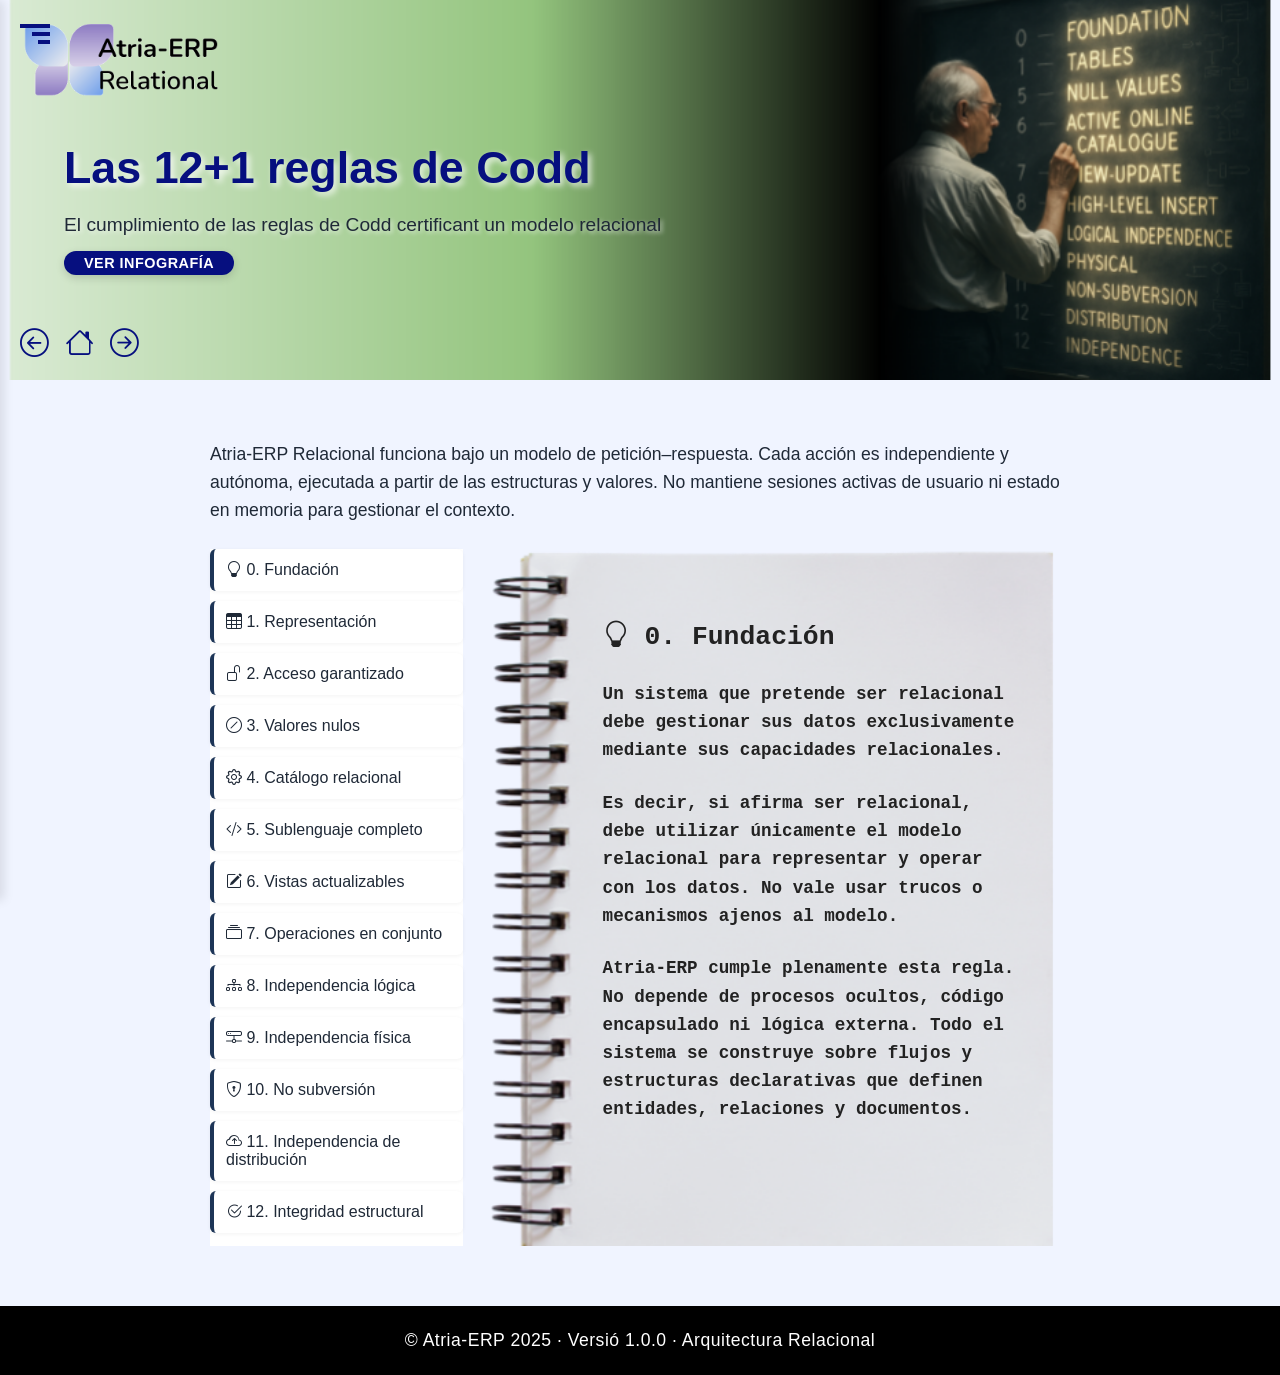
<file: qpag06.html>
<!DOCTYPE html>
<html lang="es">
<head>
  <meta charset="UTF-8">
  <title>Arquitectura y Diseño · Atria-ERP</title>
  <link href="https://cdn.jsdelivr.net/npm/bootstrap-icons@1.10.5/font/bootstrap-icons.css" rel="stylesheet">
  <link rel="stylesheet" href="menu.css">
  <style>
    * { box-sizing: border-box; }
    html, body {
      font-family: sans-serif;
      margin: 0;
      background-color: #f0f4ff;
      color: #1f2937;
      overflow-x: hidden;
    }
    .contenidor-general { transition: transform 0.3s ease; }
    .hero-banner {
      position: relative;
      width: 100%;
      height: 380px;
      background: url("img/pag06_bn.png") no-repeat center right;
      background-size: cover;
      display: flex;
      flex-direction: column;
      justify-content: center;
      align-items: flex-start;
      padding-left: 5%;
    }
    .hero-banner h1 {
      color: #060F7f;
      font-size: 2.8rem;
      margin-bottom: 2px;
      text-shadow: 3px 3px 6px rgba(255, 255, 255, 0.8);
    }
    .hero-banner p {
      font-size: 1.2rem;
      margin-bottom: 15px;
      text-shadow: 2px 2px 4px rgba(255, 255, 255, 0.7);
    }
    .hero-banner button {
      background-color: #060F7f;
      color: white;
      border: none;
      padding: 4px 20px;
      font-size: 0.9rem;
      font-weight: 600;
      border-radius: 999px;
      cursor: pointer;
      text-transform: uppercase;
      letter-spacing: 0.5px;
      box-shadow: 0 3px 8px rgba(0, 0, 0, 0.15);
      transition: all 0.2s ease;
    }
    .hero-banner button:hover {
      background-color: #1e40af;
      transform: scale(1.04);
      box-shadow: 0 5px 12px rgba(0, 0, 0, 0.25);
    }
    .logo {
      position: absolute;
      top: 20px;
      left: 20px;
      height: 80px;
      z-index: 1000;
    }
    .nav-icons {
      position: absolute;
      bottom: 20px;
      left: 20px;
      display: flex;
      gap: 16px;
      font-size: 1.8rem;
    }
    .nav-icons a {
      color: #060F7f;
      text-decoration: none;
    }
    .nav-icons a:hover {
      color: #1e40af;
    }
    .contenidor {
      max-width: 900px;
      margin: 60px auto;
      padding: 0 20px;
    }
    .contenidor p {
      font-size: 1.1rem;
      margin-bottom: 1.4em;
      line-height: 1.6;
    }
    .regles-layout {
      display: flex;
      gap: 20px;
    }
    .regles-llista {
      width: 35%;
      display: flex;
      flex-direction: column;
      gap: 10px;
      background: #ffffff;
	}
  
    .regles-llista div {
      background: #fff;
      padding: 12px;
      border-left: 4px solid #1d3557;
      border-radius: 6px;
      cursor: pointer;
      box-shadow: 0 1px 4px rgba(0,0,0,0.05);
    }
.llibreta {
  position: relative;
  width: 700px; /* o ajustat a la teua imatge */
  margin: auto;
}

.fons-llibreta {
  width: 100%;
  display: block;
  font-family: 'Fira Code', monospace;
  font-weight: 600;
  }

.text-llibreta {
  position: absolute;
  top: 0;
  left: 0;
  width: 100%;
  padding: 45px 50px 50px 120px;   line-height: 2.4em;  /* pots jugar amb això per fer coincidir línies */
  font-family: 'Courier New', monospace;
	font-weight: bold;
	font-size: 1.1rem;
  color: #222;
  pointer-events: none;
}
.regles-llista .vista {
  background-color: #e0ecff;
  border-left: 4px solid #060F7f;
  font-weight: 600;
  box-shadow: 0 2px 6px rgba(0, 0, 0, 0.1);
}
    .seccio-peu {
      background-color: #000;
      color: #fff;
      text-align: center;
      padding: 20px 40px;
      font-size: 1rem;
    }
    .seccio-peu p {
      margin: 4px 0;
      font-size: 1.1rem;
      font-weight: 500;
      letter-spacing: 0.5px;
    }
  </style>
</head>
<body>
  <div class="menu-toggle" onclick="toggleMenu()">
    <div class="barra barra1"></div>
    <div class="barra barra2"></div>
    <div class="barra barra3"></div>
  </div>

  <div id="menu-container"></div>
  <script>
    fetch("menu.html")
      .then(res => res.text())
      .then(html => {
        const cont = document.getElementById("menu-container");
        cont.innerHTML = html;
      });
  </script>

  <div class="contenidor-general" id="contenidorGeneral">
    <section class="hero-banner">
      <img src="img/logo.png" alt="Logo Atria" class="logo">
      <h1>Las 12+1 reglas de Codd</h1>
      <p>El cumplimiento de las reglas de Codd certificant un modelo relacional</p>
      <button onclick="obrirPitch()">Ver infografía</button>
      <div class="nav-icons">
        <a href="qpag05.html" title="Anterior"><i class="bi bi-arrow-left-circle"></i></a>
        <a href="index.html" title="Inicio"><i class="bi bi-house"></i></a>
        <a href="#" title="Siguiente"><i class="bi bi-arrow-right-circle"></i></a>
      </div>
    </section>

    <div class="contenidor">
      <p>Atria-ERP Relacional funciona bajo un modelo de petición–respuesta. Cada acción es independiente y autónoma, ejecutada a partir de las estructuras y valores. No mantiene sesiones activas de usuario ni estado en memoria para gestionar el contexto.</p>

      <div class="regles-layout">
        <div class="regles-llista">
		  <div data-id="0"><i class="bi bi-lightbulb"></i> 0. Fundación</div>
		  <div data-id="1"><i class="bi bi-table"></i> 1. Representación</div>
		  <div data-id="2"><i class="bi bi-unlock"></i> 2. Acceso garantizado</div>
		  <div data-id="3"><i class="bi bi-slash-circle"></i> 3. Valores nulos</div>
		  <div data-id="4"><i class="bi bi-gear"></i> 4. Catálogo relacional</div>
		  <div data-id="5"><i class="bi bi-code-slash"></i> 5. Sublenguaje completo</div>
		  <div data-id="6"><i class="bi bi-pencil-square"></i> 6. Vistas actualizables</div>
		  <div data-id="7"><i class="bi bi-collection"></i> 7. Operaciones en conjunto</div>
		  <div data-id="8"><i class="bi bi-diagram-3"></i> 8. Independencia lógica</div>
		  <div data-id="9"><i class="bi bi-hdd-network"></i> 9. Independencia física</div>
		  <div data-id="10"><i class="bi bi-shield-lock"></i> 10. No subversión</div>
		  <div data-id="11"><i class="bi bi-cloud-arrow-up"></i> 11. Independencia de distribución</div>
		  <div data-id="12"><i class="bi bi-check2-circle"></i> 12. Integridad estructural</div>
        </div>
<div class="llibreta">
  <img src="img/llibreta.png" alt="Llibreta" class="fons-llibreta">
  <div class="text-llibreta">
    <h2><i class="bi bi-lightbulb"></i> 0. Fundación</h2>
	<p>Un sistema que pretende ser relacional debe gestionar sus datos exclusivamente mediante sus capacidades relacionales.</p>
    <p>Es decir, si afirma ser relacional, debe utilizar únicamente el modelo relacional para representar y operar con los datos. No vale usar trucos o mecanismos ajenos al modelo.</P>
    <p>Atria-ERP cumple plenamente esta regla. No depende de procesos ocultos, código encapsulado ni lógica externa. Todo el sistema se construye sobre flujos y estructuras declarativas que definen entidades, relaciones y documentos.</p>
  </p>
  </div>
</div>

      </div>
    </div>

    <section class="seccio-peu">
      <p>© Atria-ERP 2025 · Versió 1.0.0 · Arquitectura Relacional</p>
    </section>
  </div>

  <script>
    function obrirPitch() {
      alert("Aquí irá la infografía. Todavía no está disponible.");
    }

    function toggleMenu() {
      document.body.classList.toggle("menu-obert");
    }

const textos = [
  {
    icona: "bi-lightbulb",
    titol: "0. Fundación",
    parags: [
      "Un sistema que pretende ser relacional debe gestionar sus datos exclusivamente mediante sus capacidades relacionales.",
      "Es decir, si afirma ser relacional, debe utilizar únicamente el modelo relacional para representar y operar con los datos. No vale usar trucos o mecanismos ajenos al modelo.",
      "Atria-ERP cumple plenamente esta regla. No depende de procesos ocultos, código encapsulado ni lógica externa. Todo el sistema se construye sobre flujos y estructuras declarativas que definen entidades, relaciones y documentos."
    ]
  },
  {
    icona: "bi-table",
    titol: "1. Representación",
    parags: [
      "Todos los datos deben estar representados como valores en tablas.",
      "Codd entiende que todo dato debe estar estructurado y localizado dentro de tablas relacionales, sin información oculta.",
      "En Atria-ERP, los datos se representan como entidades dentro de documentos, que equivalen a las tablas. Cada entidad incluye su representación visual (formato, pestaña, edición) y la IU interpreta las estructuras, no se programa nada."
    ]
  },
  {
    icona: "bi-unlock",
    titol: "2. Acceso garantizado",
    parags: [
      "Cada dato debe ser accesible indicando el nombre de la tabla, el valor de la clave primaria y el nombre de la columna.",
      "Es decir, cualquier valor debe poder recuperarse directamente sin accesos ocultos ni recorridos especiales. Todo debe ser accesible de forma uniforme y estructurada.",
      "En Atria-ERP, cada valor es accesible a partir del documento, el ID y la entidad. Si hi ha càlcul, està declarat com a relació o derivació, no com a funció externa."
    ]
  },
  {
    icona: "bi-slash-circle",
    titol: "3. Valores nulos",
    parags: [
      "Los valores nulos deben gestionarse de forma uniforme y sistemática.",
      "Codd remarca que los valores desconocidos o inexistentes no deben tratarse como ceros o cadenas vacías.",
      "En Atria-ERP, los valores nulos se gestionan por dominio y configuración. Puede haber valor por defecto, requerimiento de validación o dejarlo pendiente, según el contexto."
    ]
  },
  {
    icona: "bi-gear",
    titol: "4. Catálogo relacional",
    parags: [
      "La estructura del sistema (metadatos) debe estar representada también en tablas accesibles con el mismo lenguaje.",
      "Codd quiere que toda definición estructural sea consultable y no esté oculta en el código.",
      "En Atria-ERP, todo está declarado como datos en el repositorio. Entidades, dominios, documentos y permisos son tablas accesibles. La IU solo interpreta estructuras."
    ]
  },
  {
    icona: "bi-code-slash",
    titol: "5. Sublenguaje completo",
    parags: [
      "El sistema debe soportar al menos un lenguaje relacional completo.",
      "Debe poder definir datos, manipularlos, controlar permisos y gestionar transacciones.",
      "Atria-ERP usa SQL per a tot. No hace falta código para crear dominios, validaciones o formularios. La IU usa JS solo para interpretar."
    ]
  },
  {
    icona: "bi-pencil-square",
    titol: "6. Vistas actualizables",
    parags: [
      "Las vistas que pueden ser teóricamente actualizadas, también deben serlo prácticamente.",
      "Si se puede modificar, el sistema debe permitirlo.",
      "Atria-ERP lo permite mediante pseudocombos y subformularios. Ej: editar dirección desde una factura."
    ]
  },
  {
    icona: "bi-collection",
    titol: "7. Operaciones en conjunto",
    parags: [
      "Debe ser posible realizar estas operaciones sobre conjuntos de registros.",
      "No debe hacerse fila por fila, sino como un conjunto estructurado.",
      "Atria-ERP genera un script SQL completo para todas las entidades implicadas. Es una sola operación estructurada."
    ]
  },
  {
    icona: "bi-diagram-3",
    titol: "8. Independencia lógica",
    parags: [
      "Cambios en la estructura lógica no deben afectar a las aplicaciones existentes.",
      "Añadir un campo no debe romper nada.",
      "En Atria-ERP, solo se añade una entidad al documento. La IU lo muestra según configuración. La persistencia es consecuencia."
    ]
  },
  {
    icona: "bi-hdd-network",
    titol: "9. Independencia física",
    parags: [
      "Cambios en el almacenamiento físico no deben afectar la estructura lógica.",
      "Ni índices ni motores deben afectar el funcionamiento.",
      "Atria separa declaración y persistencia. Los cambios físicos no alteran lógica ni interfaz."
    ]
  },
  {
    icona: "bi-shield-lock",
    titol: "10. No subversión",
    parags: [
      "Ningún nivel inferior debe poder evitar las reglas del modelo relacional.",
      "Ningún acceso oculto o modificación externa debería ser posible.",
      "Atria-ERP blinda las tablas. Todo pasa por el repositorio y por los flujos. Los permisos y estructuras lo controlan todo."
    ]
  },
  {
    icona: "bi-cloud-arrow-up",
    titol: "11. Independencia de distribución",
    parags: [
      "Los usuarios no deben notar si los datos están distribuidos o centralizados.",
      "La ubicación de los datos no debe afectar la experiencia.",
      "Los flujos conectan con la BD según el contexto. El sistema no mantiene estado, y puede operar con BD locales o remotas."
    ]
  },
  {
    icona: "bi-check2-circle",
    titol: "12. Integridad estructural",
    parags: [
      "Las restricciones de integridad deben estar definidas en el catálogo.",
      "Todas las validaciones y normas deben estar dentro de la estructura declarada.",
      "Las reglas de integridad se definen en los dominios y relaciones. Tanto la IU como la BD las aplican. No hay escapatoria."
    ]
  }
];

// Codi dinàmic per a mostrar les regles
const llista = document.querySelectorAll('.regles-llista div');
const contenidor = document.querySelector('.text-llibreta');

llista.forEach(el => {
  el.addEventListener('click', () => {
    const id = parseInt(el.dataset.id);
    const regla = textos[id];
    if (regla) {
      contenidor.innerHTML = `
        <h2><i class="bi ${regla.icona}"></i> ${regla.titol}</h2>
        ${regla.parags.map(p => `<p>${p}</p>`).join('')}
      `;
    }
    llista.forEach(d => d.classList.remove('vista'));
    el.classList.add('vista');
  });
});


  </script>
  <script src="menu.js"></script>
</body>
</html>
</file>
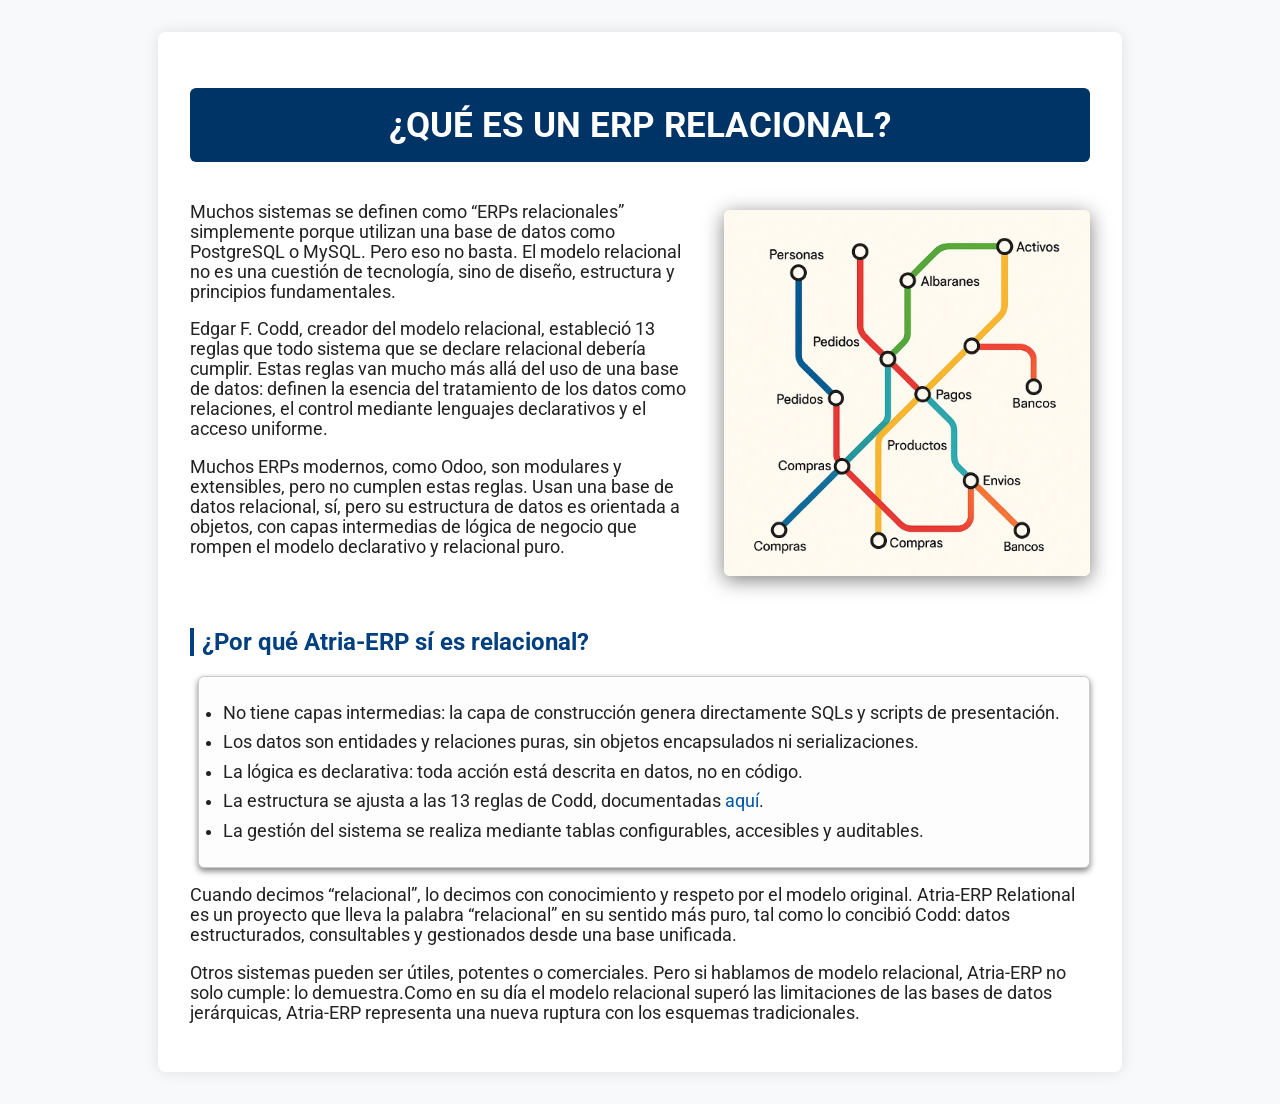
<file: qpag07.html>
<!DOCTYPE html>
<html lang="es">
<head>
  <link href="https://fonts.googleapis.com/css2?family=Roboto&display=swap" rel="stylesheet">
  <meta charset="UTF-8">
  <title>¿Qué es un ERP Relacional?</title>
  <style>
    body {
      font-family: 'Roboto', sans-serif;
      font-size: 1.1rem;
      background-color: #f8f9fa;
      color: #222;
      margin: 0;
      padding: 2rem;
    }
    .contenedor {
      max-width: 900px;
      margin: auto;
      background: #ffffff;
      padding: 2rem;
      box-shadow: 0 0 15px rgba(0,0,0,0.1);
      border-radius: 8px;
    }
    h1 {
      font-size: 2.2rem;
      text-align: center;
      color: #ffffff;
      background-color: #003366;
      padding: 1rem;
      margin-bottom: 2rem;
      text-transform: uppercase;
      border-radius: 6px;
    }
    h2 {
      color: #004080;
      margin-top: 2.5rem;
      font-size: 1.5rem;
      border-left: 4px solid #004080;
      padding-left: 0.5rem;
    }

ul {
  margin-left: 0.5rem;
  padding: 1rem 1.5rem;
  border: 1px solid #ccc;
  border-radius: 6px;
  background-color: #fdfdfd;
  box-shadow: 0 3px 6px rgba(0, 0, 0, 0.5);
}
    li {
      margin: 0.6rem 0;
    }
    a {
      color: #0055aa;
      text-decoration: none;
    }
    a:hover {
      text-decoration: underline;
    }
    p {
      margin-top: 0.5rem;
    }
    .intro-metro {
      display: flex;
      flex-wrap: wrap;
      gap: 2rem;
      align-items: flex-start;
      margin-bottom: 3rem;
    }
    .intro-metro .textos {
      flex: 1 1 55%;
    }
	.intro-metro .metro-img {
	  margin-top: 1rem;
	  flex: 1 1 40%;
	  text-align: center;
	}
    .intro-metro .metro-img {
      flex: 1 1 40%;
      text-align: center;
    }
    .intro-metro .metro-img img {
      max-width: 100%;
      height: auto;
      border-radius: 6px;
      box-shadow: 0 4px 20px rgba(0,0,0,0.5);
    }
  </style>
</head>
<body>
  <div class="contenedor">
    <h1>¿Qué es un ERP Relacional?</h1>

    <div class="intro-metro">
      <div class="textos">
        <p>Muchos sistemas se definen como “ERPs relacionales” simplemente porque utilizan una base de datos como PostgreSQL o MySQL. Pero eso no basta. El modelo relacional no es una cuestión de tecnología, sino de diseño, estructura y principios fundamentales.</p>

        <p>Edgar F. Codd, creador del modelo relacional, estableció 13 reglas que todo sistema que se declare relacional debería cumplir. Estas reglas van mucho más allá del uso de una base de datos: definen la esencia del tratamiento de los datos como relaciones, el control mediante lenguajes declarativos y el acceso uniforme.</p>

        <p>Muchos ERPs modernos, como Odoo, son modulares y extensibles, pero no cumplen estas reglas. Usan una base de datos relacional, sí, pero su estructura de datos es orientada a objetos, con capas intermedias de lógica de negocio que rompen el modelo declarativo y relacional puro.</p>
      </div>

      <div class="metro-img">
         <img src="img/metro.webp" alt="Mapa relacional estilo metro">
      </div>
    </div>

    <h2>¿Por qué Atria-ERP sí es relacional?</h2>

    <ul>
      <li>No tiene capas intermedias: la capa de construcción genera directamente SQLs y scripts de presentación.</li>
      <li>Los datos son entidades y relaciones puras, sin objetos encapsulados ni serializaciones.</li>
      <li>La lógica es declarativa: toda acción está descrita en datos, no en código.</li>
      <li>La estructura se ajusta a las 13 reglas de Codd, documentadas <a href="qpag06.html" target="_blank">aquí</a>.</li>
      <li>La gestión del sistema se realiza mediante tablas configurables, accesibles y auditables.</li>
    </ul>

    <p>Cuando decimos “relacional”, lo decimos con conocimiento y respeto por el modelo original. Atria-ERP Relational es un proyecto que lleva la palabra “relacional” en su sentido más puro, tal como lo concibió Codd: datos estructurados, consultables y gestionados desde una base unificada.</p>
    <p>Otros sistemas pueden ser útiles, potentes o comerciales. Pero si hablamos de modelo relacional, Atria-ERP no solo cumple: lo demuestra.Como en su día el modelo relacional superó las limitaciones de las bases de datos jerárquicas, Atria-ERP representa una nueva ruptura con los esquemas tradicionales.</p>
  </div>
</body>
</html>
</file>
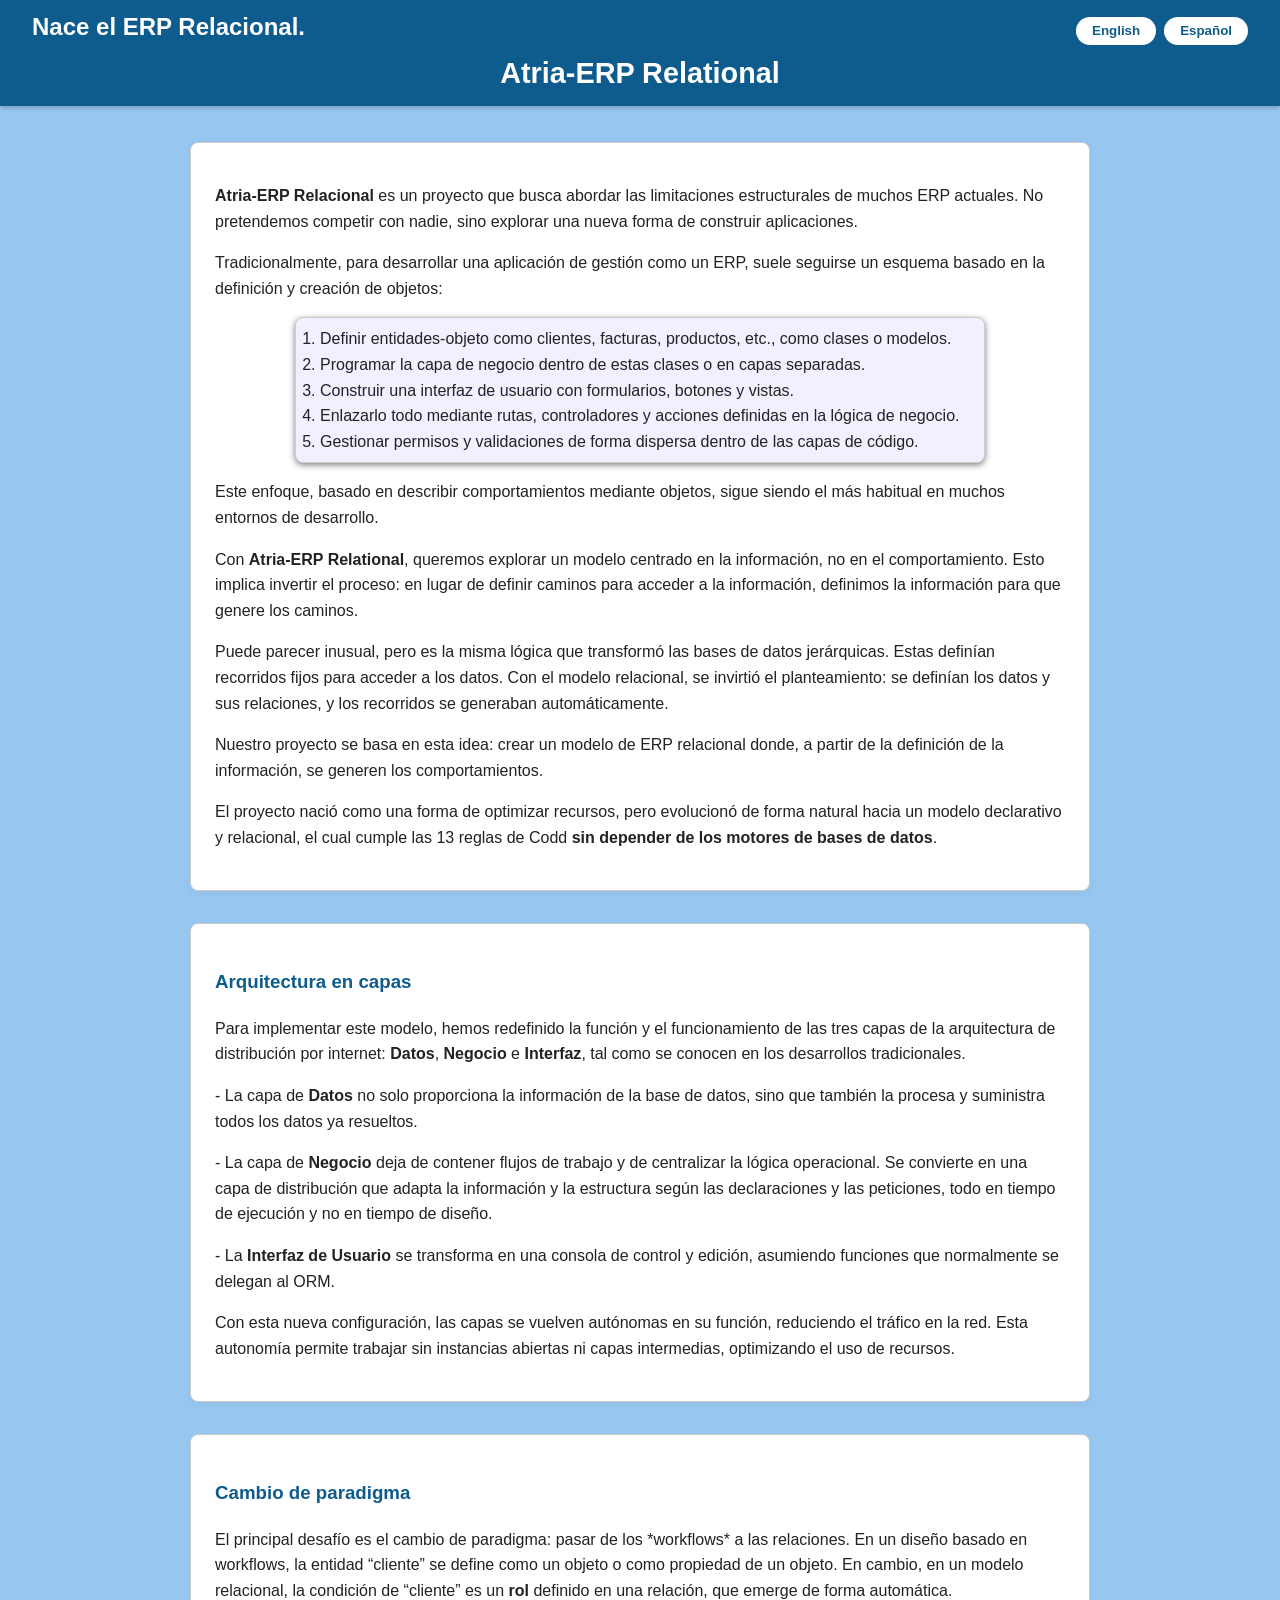
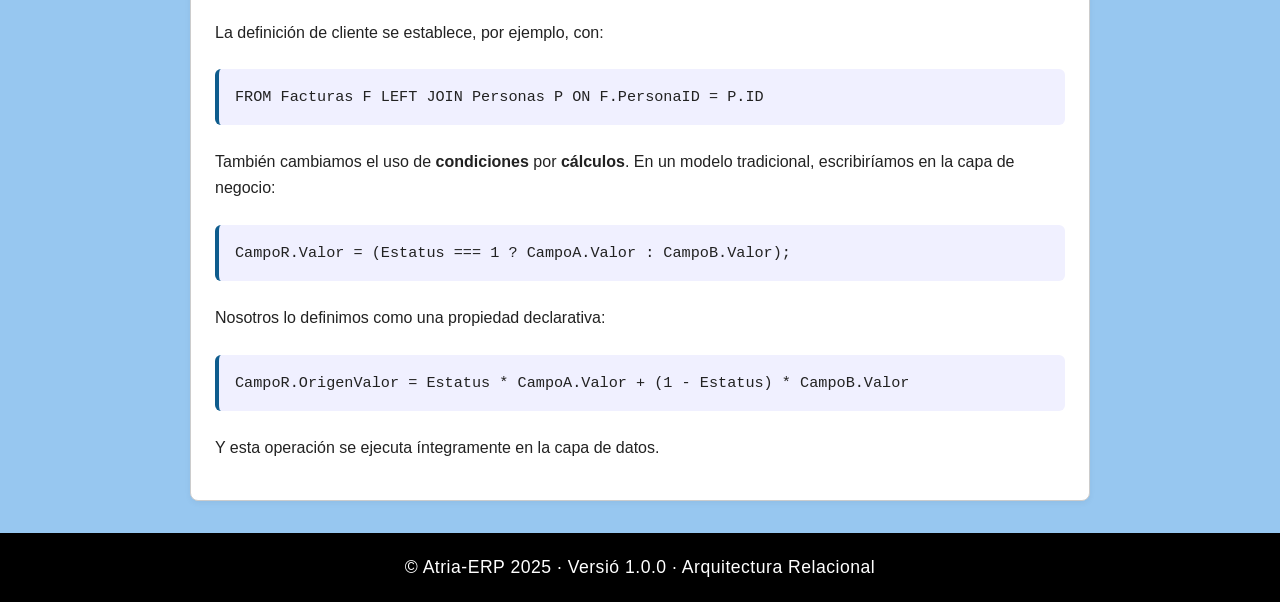
<file: readme_web.html>
<!DOCTYPE html>

<html lang="es">
<head>
<meta charset="utf-8"/>
<title>Atria-ERP Relational</title>
<meta content="width=device-width, initial-scale=1" name="viewport"/>
<style>
        * {
            box-sizing: border-box;
        }
        body {
            margin: 0;
            font-family: 'Segoe UI', sans-serif;
			background-color: #97c7f0;
            color: #222;
            padding-top: 110px;
		}
        header {
            position: fixed;
            top: 0;
            left: 0;
            width: 100%;
            background-color: #0e5c8d;
            color: white;
            padding: 0.8rem 2rem 1rem 2rem;
            box-shadow: 0 2px 4px rgba(0,0,0,0.2);
            z-index: 1000;
        }
        .header-top {
            display: flex;
            justify-content: space-between;
            align-items: center;
        }
        .header-top .title {
            font-size: 1rem;
        }
        .language-buttons {
            display: flex;
            gap: 0.5rem;
        }
        .language-buttons button {
            background-color: white;
            color: #0e5c8d;
            border: none;
            border-radius: 20px;
            padding: 0.4rem 1rem;
            font-weight: bold;
            cursor: pointer;
            transition: background-color 0.3s;
        }
        .language-buttons button:hover {
            background-color: #e0f0fb;
        }
        .header-bottom {
            text-align: center;
            margin-top: 0.5rem;
            font-size: 1.8rem;
            font-weight: bold;
        }
          main {
			max-width: 900px;
			margin: 0 auto;
			line-height: 1.6;
			background-color: #97c7f0;
		  }

		  .bloc {
			background: #ffffff;
			padding: 1.5rem;
			margin: 2rem 0;
			border-radius: 8px;
			border: 1px solid #ccc;
			box-shadow: 0 2px 6px rgba(0,0,0,0.05);
		  }
ol {
  background: #f0f0ff;
  padding: 0.5rem 1.5rem;
  margin: 0rem 5rem 0rem 5rem;
  border-radius: 8px;
  border: 1px solid #ccc;
  box-shadow: 0 2px 6px rgba(0,0,0,0.5);
}

        .lang {
            display: none;
        }
        .lang.active {
            display: block;
        }
pre {
  background: #f0f0ff;
  padding: 1rem;
  margin: 1.5rem 0;
  border-left: 4px solid #0e5c8d;
  border-radius: 6px;
  font-family: monospace;
  font-size: 0.95rem;
  overflow-x: auto;
}

code {
  background: none;
  padding: 0;
  border: none;
}
        h2, h3 {
            color: #0e5c8d;
        }
		
.title {
  font-size: 1.5rem !important;
  font-weight: bold;
  text-align: center;
  margin-bottom: 0.5rem;
  color: #ffffff;
}

	.seccio-peu {
	  background-color: #000;
	  color: #fff;
	  text-align: center;
	  padding: 20px 40px;
	  font-size: 1rem;
	}
	.seccio-peu p {
	  margin: 4px 0;
	  font-size: 1.1rem;
	  font-weight: 500;
	  letter-spacing: 0.5px;
	}
 </style>

</head>
<body>
<header>
<div class="header-top">
<div class="title" id="header-title"></div>
<div class="language-buttons">
<button onclick="showLang('en')">English</button>
<button onclick="showLang('es')">Español</button>
</div>
</div>
<div class="header-bottom">Atria-ERP Relational</div>
</header>
<main>
<div class="lang active">
<div id="presentacio"></div>
<div id="capes"></div>
<div id="paradigma"></div>
</div>
</main>
	<section class="seccio-peu"><p>© Atria-ERP 2025 · Versió 1.0.0 · Arquitectura Relacional</p></section>  </div>


<script>
  const textos = {
    en: {
      presentacio: `
<p><strong>Atria-ERP Relational</strong> is a project aimed at addressing the structural limitations of many current ERPs. We are not trying to compete with anyone, but rather to explore a new way of building applications.</p>
<p>Traditionally, when developing a management application like an ERP, a scheme based on the definition and creation of objects is usually followed:</p>
<ol>
<li>Define entity-objects such as clients, invoices, products, etc., as classes or models.</li>
<li>Program the business layer within those classes or in separate layers.</li>
<li>Build a user interface with forms, buttons and views.</li>
<li>Link everything through routes, controllers and actions defined in the business logic.</li>
<li>Manage permissions and validations scattered across code layers.</li>
</ol>
<p>This approach, based on describing behaviors through objects, remains the most common in many development environments.</p>
<p>With <strong>Atria-ERP Relational</strong>, we want to explore a model focused on <strong>information</strong>, not behavior. This means reversing the process: instead of defining paths to access the information, we define the information so it generates the paths.</p>
<p>It may seem unusual, but it’s the same logic that transformed hierarchical databases. These defined fixed routes to access data. The relational model reversed this: it defined the data and their relationships, and the routes were generated automatically.</p>
<p>Our project is based on this idea: to create a relational ERP model where behaviors are generated from the definition of information.</p>
<p>The project started as a way to optimize resources, but naturally evolved into a declarative, relational model that complies with Codd’s 13 rules <strong>without depending on database engines</strong>.</p>
`,
      capes: `<h3>Layered Architecture</h3>
<p>To implement this model, we had to redefine the role and operation of the three layers of typical internet-based architecture: <strong>Data</strong>, <strong>Business</strong>, and <strong>Interface</strong>, as known in traditional development.</p>
<p>- The <strong>Data layer</strong> not only provides database information but also processes and supplies fully resolved data.</p>
<p>- The <strong>Business layer</strong> no longer contains workflows or centralized logic. It becomes a distribution layer that adapts information and structure based on declarations and requests, all at runtime instead of design time.</p>
<p>- The <strong>User Interface</strong> becomes a control and editing console, taking over functions usually handled by the ORM.</p>
<p>In this configuration, the layers become autonomous in their role, reducing network traffic. This autonomy allows operation without open instances or intermediate layers, optimizing resource usage.</p>
`,
      paradigma: `<h3>Paradigm Shift</h3>
<p>The main challenge is the paradigm shift: moving from <strong>workflows</strong> to <strong>relationships</strong>. In a workflow-based design, the "client" entity is defined as an object or a property of an object. In contrast, in a relational model, the "client" condition is a <strong>role</strong> defined in a relationship, which emerges automatically.</p>
<p>The client definition, for example, is established with:</p>
<pre><code>FROM Facturas F LEFT JOIN Personas P ON F.PersonaID = P.ID
<p></p></code></pre>
<p>We also replace <strong>conditions</strong> with <strong>calculations</strong>. In a traditional model, you might write:</p>
<pre><code>CampoR.Value = (Status === 1 ? CampoA.Value : CampoB.Value);
<p></p></code></pre>
<p>We define it declaratively as:</p>
<pre><code>CampoR.ValueSource = Status * CampoA.Value + (1 - Status) * CampoB.Value
<p></p></code></pre>
<p>And this operation is entirely executed in the data layer.</p>
`,
titol: `The Relational ERP is born.`	
    },
    es: {
      presentacio: `
<p><strong>Atria-ERP Relacional</strong> es un proyecto que busca abordar las limitaciones estructurales de muchos ERP actuales. No pretendemos competir con nadie, sino explorar una nueva forma de construir aplicaciones.</p>
<p>Tradicionalmente, para desarrollar una aplicación de gestión como un ERP, suele seguirse un esquema basado en la definición y creación de objetos:</p>
<ol>
<li>Definir entidades-objeto como clientes, facturas, productos, etc., como clases o modelos.</li>
<li>Programar la capa de negocio dentro de estas clases o en capas separadas.</li>
<li>Construir una interfaz de usuario con formularios, botones y vistas.</li>
<li>Enlazarlo todo mediante rutas, controladores y acciones definidas en la lógica de negocio.</li>
<li>Gestionar permisos y validaciones de forma dispersa dentro de las capas de código.</li>
</ol>
<p>Este enfoque, basado en describir comportamientos mediante objetos, sigue siendo el más habitual en muchos entornos de desarrollo.</p>
<p>Con <strong>Atria-ERP Relational</strong>, queremos explorar un modelo centrado en la información, no en el comportamiento. Esto implica invertir el proceso: en lugar de definir caminos para acceder a la información, definimos la información para que genere los caminos.</p>
<p>Puede parecer inusual, pero es la misma lógica que transformó las bases de datos jerárquicas. Estas definían recorridos fijos para acceder a los datos. Con el modelo relacional, se invirtió el planteamiento: se definían los datos y sus relaciones, y los recorridos se generaban automáticamente.</p>
<p>Nuestro proyecto se basa en esta idea: crear un modelo de ERP relacional donde, a partir de la definición de la información, se generen los comportamientos.</p>
<p>El proyecto nació como una forma de optimizar recursos, pero evolucionó de forma natural hacia un modelo declarativo y relacional, el cual cumple las 13 reglas de Codd <strong>sin depender de los motores de bases de datos</strong>.</p>
`,
      capes: `<h3>Arquitectura en capas</h3>
<p>Para implementar este modelo, hemos redefinido la función y el funcionamiento de las tres capas de la arquitectura de distribución por internet: <strong>Datos</strong>, <strong>Negocio</strong> e <strong>Interfaz</strong>, tal como se conocen en los desarrollos tradicionales.</p>
<p>- La capa de <strong>Datos</strong> no solo proporciona la información de la base de datos, sino que también la procesa y suministra todos los datos ya resueltos.</p>
<p>- La capa de <strong>Negocio</strong> deja de contener flujos de trabajo y de centralizar la lógica operacional. Se convierte en una capa de distribución que adapta la información y la estructura según las declaraciones y las peticiones, todo en tiempo de ejecución y no en tiempo de diseño.</p>
<p>- La <strong>Interfaz de Usuario</strong> se transforma en una consola de control y edición, asumiendo funciones que normalmente se delegan al ORM.</p>
<p>Con esta nueva configuración, las capas se vuelven autónomas en su función, reduciendo el tráfico en la red. Esta autonomía permite trabajar sin instancias abiertas ni capas intermedias, optimizando el uso de recursos.</p>
`,
      paradigma: `<h3>Cambio de paradigma</h3>
<p>El principal desafío es el cambio de paradigma: pasar de los *workflows* a las relaciones. En un diseño basado en workflows, la entidad “cliente” se define como un objeto o como propiedad de un objeto. En cambio, en un modelo relacional, la condición de “cliente” es un <strong>rol</strong> definido en una relación, que emerge de forma automática.</p>
<p>La definición de cliente se establece, por ejemplo, con:</p>
<pre><code>FROM Facturas F LEFT JOIN Personas P ON F.PersonaID = P.ID
</code></pre>
<p>También cambiamos el uso de <strong>condiciones</strong> por <strong>cálculos</strong>. En un modelo tradicional, escribiríamos en la capa de negocio:</p>
<pre><code>CampoR.Valor = (Estatus === 1 ? CampoA.Valor : CampoB.Valor);
</code></pre>
<p>Nosotros lo definimos como una propiedad declarativa:</p>
<pre><code>CampoR.OrigenValor = Estatus * CampoA.Valor + (1 - Estatus) * CampoB.Valor
</code></pre>
<p>Y esta operación se ejecuta íntegramente en la capa de datos.</p>
`,
	titol:`Nace el ERP Relacional.`
    }
  };

  function showLang(lang) {
    document.getElementById("presentacio").innerHTML = textos[lang].presentacio;
    document.getElementById("capes").innerHTML = textos[lang].capes;
    document.getElementById("paradigma").innerHTML = textos[lang].paradigma;
	document.getElementById("header-title").textContent = textos[lang].titol;
  }

  document.addEventListener("DOMContentLoaded", () => {
    ["presentacio", "capes", "paradigma"].forEach(id => {
      document.getElementById(id).classList.add("bloc");
    });
    showLang('es');
  });
</script>

</body>
</html>
</file>
<file: menu.css>
/* menu.css */

.menu-lateral {
  position: fixed;
  top: 0;
  left: -240px;
  width: 240px;
  height: 100%;
  background-color: #f0f4f8;
  color: #1a1a1a;
  padding: 60px 20px;
  box-shadow: 4px 0 10px rgba(0, 0, 0, 0.1);
  transition: left 0.3s ease;
  overflow-x: hidden;
  z-index: 1000;
}

.menu-lateral ul {
  list-style: none;
  padding: 0;
  margin: 0;
}

.menu-lateral ul li {
  margin-bottom: 14px;
}

.menu-lateral ul li a {
  text-decoration: none;
  color: #1f2937;
  font-size: 1rem;
  display: block;
  padding: 8px 0;
  transition: color 0.2s ease;
}

	.menu-lateral ul li ul {
	  padding-left: 15px;
	  margin-top: 4px;
	  margin-bottom: 4px;
	}

	.menu-lateral ul li ul li {
	  margin: 2px 0;
	}

	.menu-lateral ul li ul li a {
	  font-size: 0.95rem;
	  padding: 4px 0;
	}

	.menu-lateral ul li a:hover {
	  color: #1e40af;
	}

	.menu-lateral ul li ul li a:hover {
	  background-color: #e0e7ff;
	  color: #1e40af;
	  border-radius: 6px;
	  padding-left: 5px;
	}
	/* Cuando el menú está abierto */
	.menu-obert #menuLateral {
	  left: 0;
	}

	/* Botón hamburguesa (por si también lo quieres mover aquí) */
	.menu-toggle {
	  position: fixed;
	  top: 20px;
	  left: 20px;
	  z-index: 1001;
	  cursor: pointer;
	  width: 30px;
	  height: 24px;
	}

	.menu-toggle .barra {
	  height: 4px;
	  background-color: #060F7f;
	  margin: 4px 0;
	  transition: all 0.3s ease;
	}

	.menu-toggle .barra1 { width: 100%; }
	.menu-toggle .barra2 { width: 60%; margin-left: auto; }
	.menu-toggle .barra3 { width: 40%; margin-left: auto; }

	/* Empuja el contenido cuando el menú está abierto */
	.menu-obert #contenidorGeneral {
	  transform: translateX(240px);
	  transition: transform 0.3s ease;
	}
</file>
